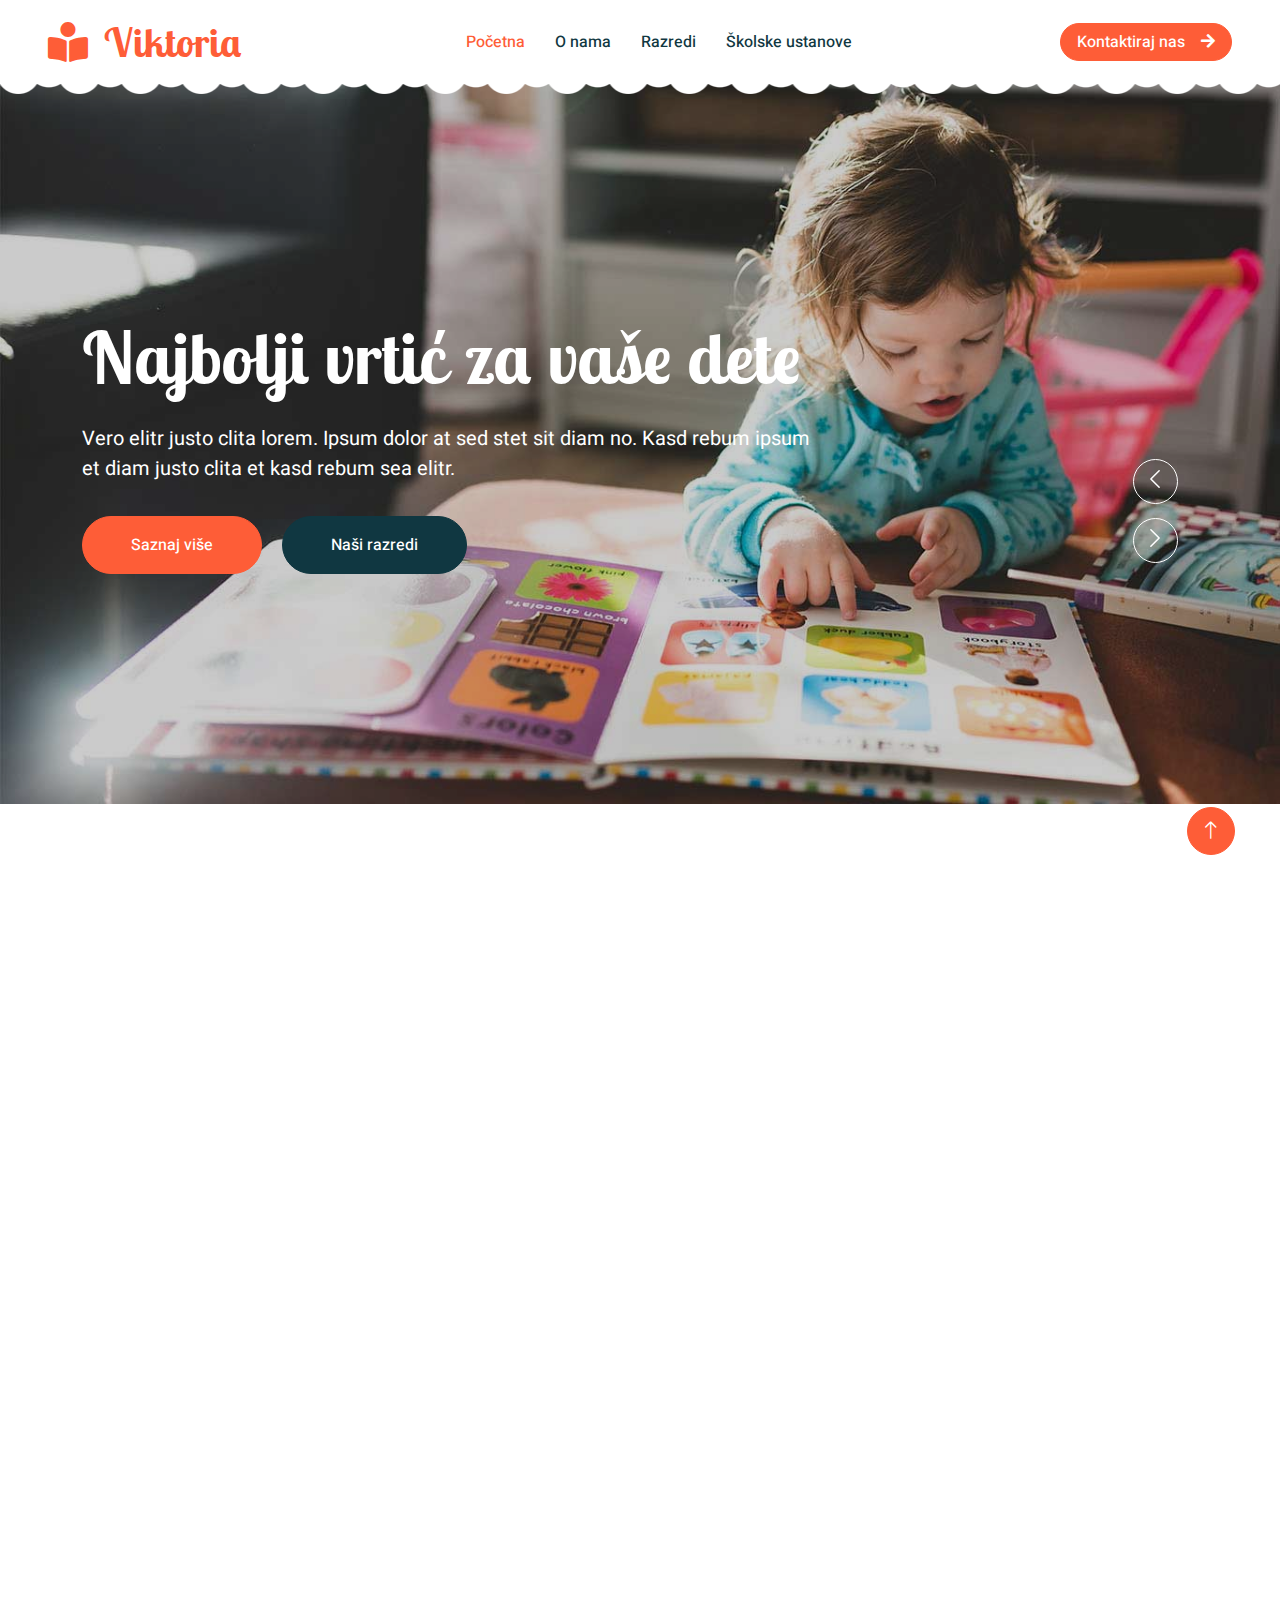
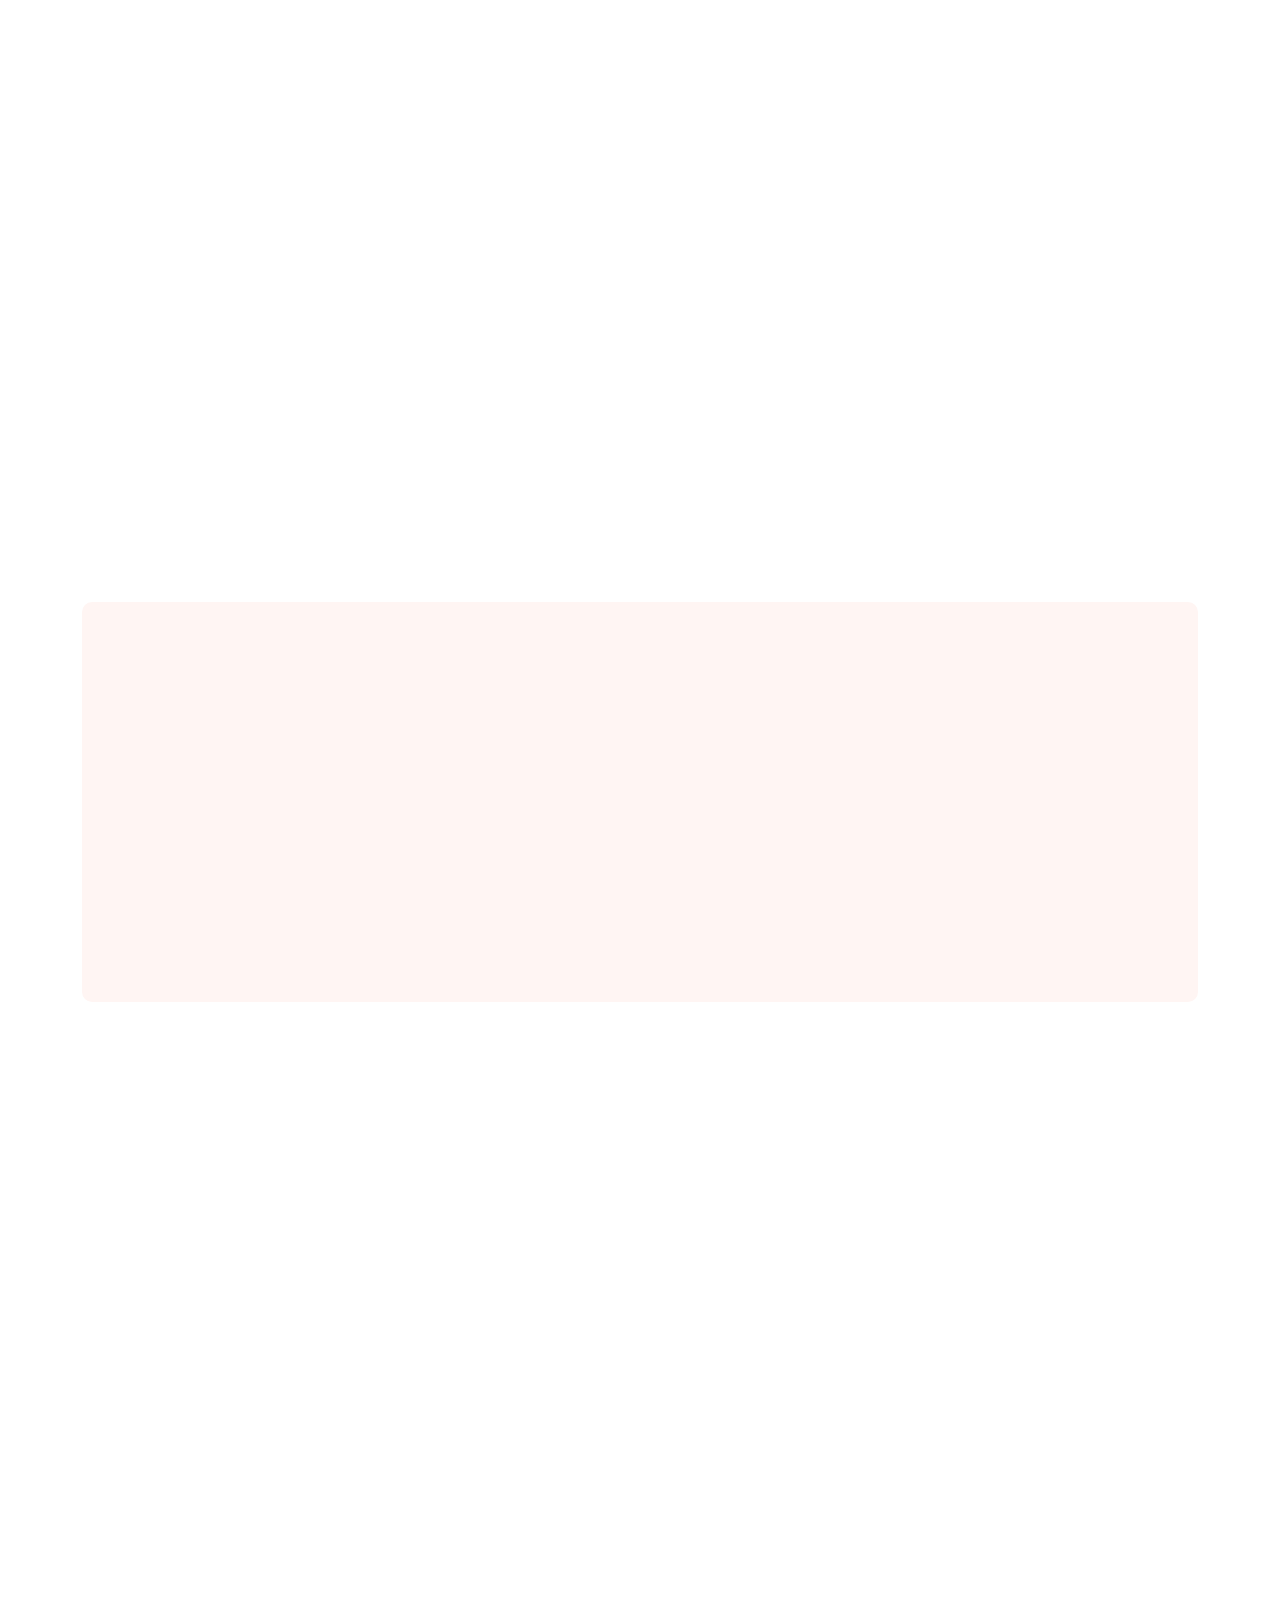
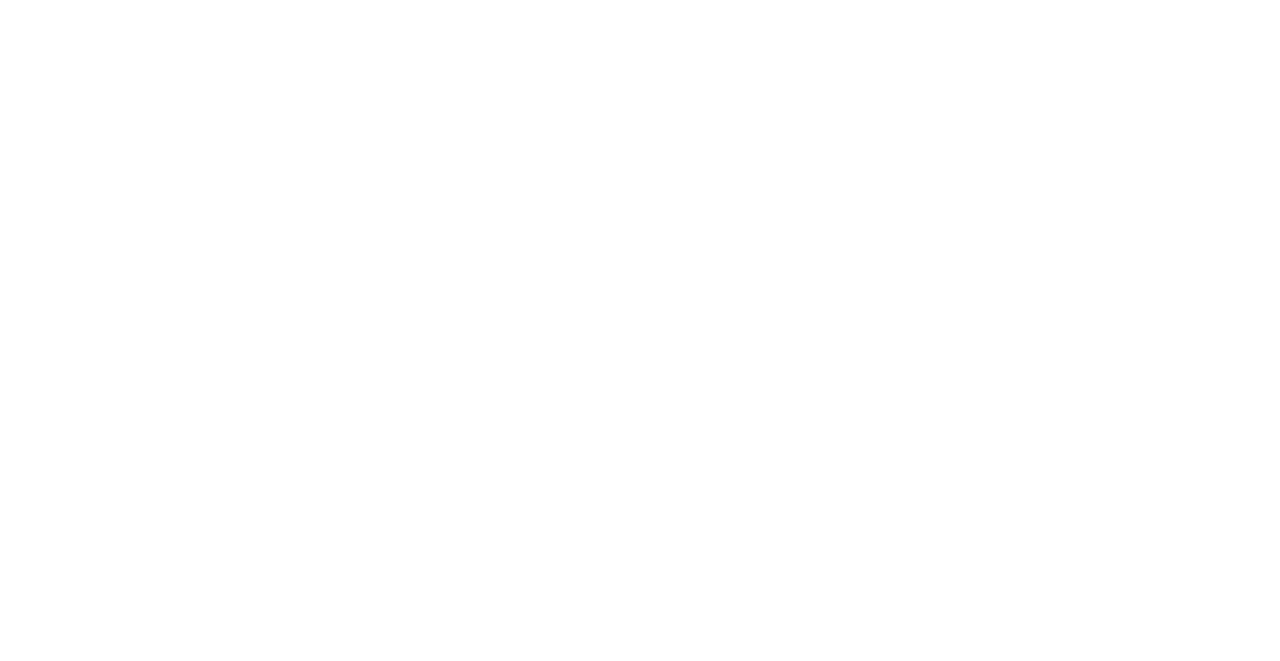
<file: index.html>
<!DOCTYPE html>
<html lang="sr">

<head>
    <meta charset="utf-8">
    <title>Viktoria</title>
    <meta content="width=device-width, initial-scale=1.0" name="viewport">
    <meta content="" name="keywords">
    <meta content="" name="description">

    <!-- Favicon -->
    <link href="img/favicon.ico" rel="icon">

    <!-- Google Web Fonts -->
    <link rel="preconnect" href="https://fonts.googleapis.com">
    <link rel="preconnect" href="https://fonts.gstatic.com" crossorigin>
    <link
        href="https://fonts.googleapis.com/css2?family=Heebo:wght@400;500;600&family=Inter:wght@600&family=Lobster+Two:wght@700&display=swap"
        rel="stylesheet">
    <link
        href="https://fonts.googleapis.com/css2?family=Caveat:wght@700&family=Noto+Sans+Display:wght@700&display=swap&subset=cyrillic"
        rel="stylesheet">

    <!-- Icon Font Stylesheet -->
    <link href="https://cdnjs.cloudflare.com/ajax/libs/font-awesome/5.10.0/css/all.min.css" rel="stylesheet">
    <link href="https://cdn.jsdelivr.net/npm/bootstrap-icons@1.4.1/font/bootstrap-icons.css" rel="stylesheet">

    <!-- Libraries Stylesheet -->
    <link href="lib/animate/animate.min.css" rel="stylesheet">
    <link href="lib/owlcarousel/assets/owl.carousel.min.css" rel="stylesheet">

    <!-- Customized Bootstrap Stylesheet -->
    <link href="css/bootstrap.min.css" rel="stylesheet">

    <!-- Template Stylesheet -->
    <link href="css/style.css" rel="stylesheet">
</head>

<body>
    <div class="container-xxl bg-white p-0">
        <!-- Spinner Start -->
        <div id="spinner"
            class="show bg-white position-fixed translate-middle w-100 vh-100 top-50 start-50 d-flex align-items-center justify-content-center">
            <div class="spinner-border text-primary" style="width: 3rem; height: 3rem;" role="status">
                <span class="sr-only">Učitavanje...</span>
            </div>
        </div>
        <!-- Spinner End -->


        <!-- Navbar Start -->
        <nav class="navbar navbar-expand-lg bg-white navbar-light sticky-top px-4 px-lg-5 py-lg-0">
            <a href="index.html" class="navbar-brand">
                <h1 class="m-0 text-primary"><i class="fa fa-book-reader me-3"></i>Viktoria</h1>
            </a>
            <button type="button" class="navbar-toggler" data-bs-toggle="collapse" data-bs-target="#navbarCollapse">
                <span class="navbar-toggler-icon"></span>
            </button>
            <div class="collapse navbar-collapse" id="navbarCollapse">
                <div class="navbar-nav mx-auto">
                    <a href="index.html" class="nav-item nav-link active">Početna</a>
                    <a href="about.html" class="nav-item nav-link">O nama</a>
                    <a href="classes.html" class="nav-item nav-link">Razredi</a>
                    <a href="facility.html" class="nav-item nav-link">Školske ustanove</a>
                </div>
                <a href="contact.html" class="btn btn-primary rounded-pill px-3">Kontaktiraj nas<i
                        class="fa fa-arrow-right ms-3"></i></a>
            </div>
        </nav>
        <!-- Navbar End -->


        <!-- Carousel Start -->
        <div class="container-fluid p-0 mb-5">
            <div class="owl-carousel header-carousel position-relative">
                <div class="owl-carousel-item position-relative">
                    <img class="img-fluid" src="img/carousel-1.jpg" alt="">
                    <div class="position-absolute top-0 start-0 w-100 h-100 d-flex align-items-center"
                        style="background: rgba(0, 0, 0, .2);">
                        <div class="container">
                            <div class="row justify-content-start">
                                <div class="col-10 col-lg-8">
                                    <h1 class="display-2 text-white animated slideInDown mb-4">Najbolji vrtić za vaše
                                        dete</h1>
                                    <p class="fs-5 fw-medium text-white mb-4 pb-2">Vero elitr justo clita lorem. Ipsum
                                        dolor at sed stet sit diam no. Kasd rebum ipsum et diam justo clita et kasd
                                        rebum sea elitr.</p>
                                    <a href=""
                                        class="btn btn-primary rounded-pill py-sm-3 px-sm-5 me-3 animated slideInLeft">Saznaj
                                        više</a>
                                    <a href=""
                                        class="btn btn-dark rounded-pill py-sm-3 px-sm-5 animated slideInRight">Naši
                                        razredi</a>
                                </div>
                            </div>
                        </div>
                    </div>
                </div>
                <div class="owl-carousel-item position-relative">
                    <img class="img-fluid" src="img/carousel-2.jpg" alt="">
                    <div class="position-absolute top-0 start-0 w-100 h-100 d-flex align-items-center"
                        style="background: rgba(0, 0, 0, .2);">
                        <div class="container">
                            <div class="row justify-content-start">
                                <div class="col-10 col-lg-8">
                                    <h1 class="display-2 text-white animated slideInDown mb-4">Napravite svetliju
                                        budućnost
                                        za vaše dete</h1>
                                    <p class="fs-5 fw-medium text-white mb-4 pb-2">Vero elitr justo clita lorem. Ipsum
                                        dolor at sed stet sit diam no. Kasd rebum ipsum et diam justo clita et kasd
                                        rebum sea elitr.</p>
                                    <a href=""
                                        class="btn btn-primary rounded-pill py-sm-3 px-sm-5 me-3 animated slideInLeft">Saznaj
                                        više</a>
                                    <a href=""
                                        class="btn btn-dark rounded-pill py-sm-3 px-sm-5 animated slideInRight">Naši
                                        razredi</a>
                                </div>
                            </div>
                        </div>
                    </div>
                </div>
            </div>
        </div>
        <!-- Carousel End -->


        <!-- Facilities Start -->
        <div class="container-xxl py-5">
            <div class="container">
                <div class="text-center mx-auto mb-5 wow fadeInUp" data-wow-delay="0.1s" style="max-width: 600px;">
                    <h1 class="mb-3">Školske ustanove</h1>
                    <p>Eirmod sed ipsum dolor sit rebum labore magna erat. Privremeno ut bol lorem kasd vero ipsum sedi
                        eirmod sedi. Ipsum dijam justo sed rebum vero bol duo.</p>
                </div>
                <div class="row g-4">
                    <div class="col-lg-3 col-sm-6 wow fadeInUp" data-wow-delay="0.1s">
                        <div class="facility-item">
                            <div class="facility-icon bg-primary">
                                <span class="bg-primary"></span>
                                <i class="fa fa-bus-alt fa-3x text-primary"></i>
                                <span class="bg-primary"></span>
                            </div>
                            <div class="facility-text bg-primary">
                                <h3 class="text-primary mb-3">Školski autobus</h3>
                                <p class="mb-0">Eirmod sed ipsum dolor sit rebum magna erat lorem kasd vero ipsum sedi
                                </p>
                            </div>
                        </div>
                    </div>
                    <div class="col-lg-3 col-sm-6 wow fadeInUp" data-wow-delay="0.3s">
                        <div class="facility-item">
                            <div class="facility-icon bg-success">
                                <span class="bg-success"></span>
                                <i class="fa fa-futbol fa-3x text-success"></i>
                                <span class="bg-success"></span>
                            </div>
                            <div class="facility-text bg-success">
                                <h3 class="text-success mb-3">Igralište</h3>
                                <p class="mb-0">Eirmod sed ipsum dolor sit rebum magna erat lorem kasd vero ipsum sedi
                                </p>
                            </div>
                        </div>
                    </div>
                    <div class="col-lg-3 col-sm-6 wow fadeInUp" data-wow-delay="0.5s">
                        <div class="facility-item">
                            <div class="facility-icon bg-warning">
                                <span class="bg-warning"></span>
                                <i class="fa fa-home fa-3x text-warning"></i>
                                <span class="bg-warning"></span>
                            </div>
                            <div class="facility-text bg-warning">
                                <h3 class="text-warning mb-3">Zdrava menza</h3>
                                <p class="mb-0">Eirmod sed ipsum dolor sit rebum magna erat lorem kasd vero ipsum sedi
                                </p>
                            </div>
                        </div>
                    </div>
                    <div class="col-lg-3 col-sm-6 wow fadeInUp" data-wow-delay="0.7s">
                        <div class="facility-item">
                            <div class="facility-icon bg-info">
                                <span class="bg-info"></span>
                                <i class="fa fa-chalkboard-teacher fa-3x text-info"></i>
                                <span class="bg-info"></span>
                            </div>
                            <div class="facility-text bg-info">
                                <h3 class="text-info mb-3">Pozitivno učenje</h3>
                                <p class="mb-0">Eirmod sed ipsum dolor sit rebum magna erat lorem kasd vero ipsum sedi
                                </p>
                            </div>
                        </div>
                    </div>
                </div>
            </div>
        </div>
        <!-- Facilities End -->


        <!-- About Start -->
        <div class="container-xxl py-5">
            <div class="container">
                <div class="row g-5 align-items-center">
                    <div class="col-lg-6 wow fadeInUp" data-wow-delay="0.1s">
                        <h1 class="mb-4">Saznajte više o našem radu i kulturnim aktivnostima</h1>
                        <p>Tempor erat elitr rebum at clita. Diam dolor diam ipsum sit. Aliqu diam amet diam et eos.
                            Clita erat ipsum et lorem et sit, sed stet lorem sit clita duo justo magna dolore erat amet
                        </p>
                        <p class="mb-4">Stet no et lorem dolor et diam, amet duo ut dolore vero eos. No stet est diam
                            rebum amet diam ipsum. Clita clita labore, dolor duo nonumy clita sit at, sed sit sanctus
                            dolor eos, ipsum labore duo duo sit no sea diam. Et dolor et kasd ea. Eirmod diam at dolor
                            est vero nonumy magna.</p>
                        <div class="row g-4 align-items-center">
                            <div class="col-sm-6">
                                <a class="btn btn-primary rounded-pill py-3 px-5" href="">Saznajte više</a>
                            </div>
                            <div class="col-sm-6">
                                <div class="d-flex align-items-center">
                                    <img class="rounded-circle flex-shrink-0" src="img/user.jpg" alt=""
                                        style="width: 45px; height: 45px;">
                                    <div class="ms-3">
                                        <h6 class="text-primary mb-1">Jhon Doe</h6>
                                        <small>Direktor & Osnivač</small>
                                    </div>
                                </div>
                            </div>
                        </div>
                    </div>
                    <div class="col-lg-6 about-img wow fadeInUp" data-wow-delay="0.5s">
                        <div class="row">
                            <div class="col-12 text-center">
                                <img class="img-fluid w-75 rounded-circle bg-light p-3" src="img/about-1.jpg" alt="">
                            </div>
                            <div class="col-6 text-start" style="margin-top: -150px;">
                                <img class="img-fluid w-100 rounded-circle bg-light p-3" src="img/about-2.jpg" alt="">
                            </div>
                            <div class="col-6 text-end" style="margin-top: -150px;">
                                <img class="img-fluid w-100 rounded-circle bg-light p-3" src="img/about-3.jpg" alt="">
                            </div>
                        </div>
                    </div>
                </div>
            </div>
        </div>
        <!-- About End -->


        <!-- Call To Action Start -->
        <div class="container-xxl py-5">
            <div class="container">
                <div class="bg-light rounded">
                    <div class="row g-0">
                        <div class="col-lg-6 wow fadeIn" data-wow-delay="0.1s" style="min-height: 400px;">
                            <div class="position-relative h-100">
                                <img class="position-absolute w-100 h-100 rounded" src="img/call-to-action.jpg"
                                    style="object-fit: cover;">
                            </div>
                        </div>
                        <div class="col-lg-6 wow fadeIn" data-wow-delay="0.5s">
                            <div class="h-100 d-flex flex-column justify-content-center p-5">
                                <h1 class="mb-4">Postanite učitelj</h1>
                                <p class="mb-4">Tempor erat elitr rebum at clita. Diam dolor diam ipsum sit. Aliqu diam
                                    amet diam et eos.
                                    Clita erat ipsum et lorem et sit, sed stet lorem sit clita duo justo magna dolore
                                    erat amet
                                </p>
                                <a class="btn btn-primary py-3 px-5" href="">Započnite sada<i
                                        class="fa fa-arrow-right ms-2"></i></a>
                            </div>
                        </div>
                    </div>
                </div>
            </div>
        </div>
        <!-- Call To Action End -->


        <!-- Classes Start -->
        <div class="container-xxl py-5">
            <div class="container">
                <div class="text-center mx-auto mb-5 wow fadeInUp" data-wow-delay="0.1s" style="max-width: 600px;">
                    <h1 class="mb-3">Školski razredi</h1>
                    <p>Eirmod sed ipsum dolor sit rebum labore magna erat. Privremeno ut bol lorem kasd vero ipsum sedi
                        eirmod sedi. Ipsum dijam justo sed rebum vero bol duo.</p>
                </div>
                <div class="row g-4">
                    <!-- Ovde idu razredi -->
                </div>
            </div>
        </div>
        <!-- Classes End -->

        <!-- Team Start -->
        <div class="container-xxl py-5">
            <div class="container">
                <div class="text-center mx-auto mb-5 wow fadeInUp" data-wow-delay="0.1s" style="max-width: 600px;">
                    <h1 class="mb-3">Popularni učitelji</h1>
                    <p>Eirmod sed ipsum dolor sit rebum labore magna erat. Privremeno ut bol lorem kasd vero ipsum sedi
                        eirmod sedi. Ipsum dijam justo sed rebum vero bol duo.</p>
                </div>
                <div class="row g-4">
                    <!-- Ovde idu učitelji -->
                </div>
            </div>
        </div>
        <!-- Team End -->

        <!-- Testimonial Start -->
        <div class="container-xxl py-5">
            <div class="container">
                <div class="text-center mx-auto mb-5 wow fadeInUp" data-wow-delay="0.1s" style="max-width: 600px;">
                    <h1 class="mb-3">Naši klijenti kažu!</h1>
                    <p>Eirmod sed ipsum dolor sit rebum labore magna erat. Privremeno ut bol lorem kasd vero ipsum sedi
                        eirmod sedi. Ipsum dijam justo sed rebum vero bol duo.</p>
                </div>
                <div class="owl-carousel testimonial-carousel wow fadeInUp" data-wow-delay="0.1s">
                    <!-- Ovde idu utisci -->
                </div>
            </div>
        </div>
        <!-- Testimonial End -->


        <!-- Footer Start -->
        <div class="container-fluid bg-dark text-white-50 footer pt-5 mt-5 wow fadeIn" data-wow-delay="0.1s">
            <div class="container py-5">
                <div class="row g-5">
                    <div class="col-lg-3 col-md-6">
                        <h3 class="text-white mb-4">Kontakt</h3>
                        <p class="mb-2"><i class="fa fa-map-marker-alt me-3"></i>123 Ulica, Novi Sad, Srbija</p>
                        <p class="mb-2"><i class="fa fa-phone-alt me-3"></i>+381 21 1234567</p>
                        <p class="mb-2"><i class="fa fa-envelope me-3"></i>info@primer.rs</p>
                        <div class="d-flex pt-2">
                            <a class="btn btn-outline-light btn-social" href=""><i class="fab fa-twitter"></i></a>
                            <a class="btn btn-outline-light btn-social" href=""><i class="fab fa-facebook-f"></i></a>
                            <a class="btn btn-outline-light btn-social" href=""><i class="fab fa-youtube"></i></a>
                            <a class="btn btn-outline-light btn-social" href=""><i class="fab fa-linkedin-in"></i></a>
                        </div>
                    </div>
                    <div class="col-lg-3 col-md-6">
                        <h3 class="text-white mb-4">Brzi linkovi</h3>
                        <a class="btn btn-link text-white-50" href="">O nama</a>
                        <a class="btn btn-link text-white-50" href="">Kontakt</a>
                        <a class="btn btn-link text-white-50" href="">Naše usluge</a>
                        <a class="btn btn-link text-white-50" href="">Politika privatnosti</a>
                        <a class="btn btn-link text-white-50" href="">Uslovi korišćenja</a>
                    </div>
                    <div class="col-lg-3 col-md-6">
                        <h3 class="text-white mb-4">Galerija</h3>
                        <div class="row g-2 pt-2">
                            <div class="col-4">
                                <img class="img-fluid rounded bg-light p-1" src="img/classes-1.jpg" alt="">
                            </div>
                            <div class="col-4">
                                <img class="img-fluid rounded bg-light p-1" src="img/classes-2.jpg" alt="">
                            </div>
                            <div class="col-4">
                                <img class="img-fluid rounded bg-light p-1" src="img/classes-3.jpg" alt="">
                            </div>
                            <div class="col-4">
                                <img class="img-fluid rounded bg-light p-1" src="img/classes-4.jpg" alt="">
                            </div>
                            <div class="col-4">
                                <img class="img-fluid rounded bg-light p-1" src="img/classes-5.jpg" alt="">
                            </div>
                            <div class="col-4">
                                <img class="img-fluid rounded bg-light p-1" src="img/classes-6.jpg" alt="">
                            </div>
                        </div>
                    </div>
                    <div class="col-lg-3 col-md-6">
                        <h3 class="text-white mb-4">Newsletter</h3>
                        <p>Prijavite se za najnovije vesti i informacije.</p>
                        <div class="position-relative mx-auto" style="max-width: 400px;">
                            <input class="form-control bg-transparent w-100 py-3 ps-4 pe-5" type="text"
                                placeholder="Vaš email">
                            <button type="button"
                                class="btn btn-primary py-2 position-absolute top-0 end-0 mt-2 me-2">Prijavi se</button>
                        </div>
                    </div>
                </div>
            </div>
            <div class="container">
                <div class="copyright">
                    <div class="row">
                        <div class="col-md-6 text-center text-md-start mb-3 mb-md-0">
                            &copy; <a class="border-bottom" href="#">Viktoria</a>, Sva prava zadržana.
                            Dizajnirao <a class="border-bottom" href="https://htmlcodex.com">HTML Codex</a>
                        </div>
                        <div class="col-md-6 text-center text-md-end">
                            <div class="footer-menu">
                                <a href="">Početna</a>
                                <a href="">Kolačići</a>
                                <a href="">Pomoć</a>
                                <a href="">FAQ</a>
                            </div>
                        </div>
                    </div>
                </div>
            </div>
        </div>
        <!-- Footer End -->


        <!-- Back to Top -->
        <a href="#" class="btn btn-lg btn-primary btn-lg-square back-to-top"><i class="bi bi-arrow-up"></i></a>
    </div>

    <!-- JavaScript Libraries -->
    <script src="https://code.jquery.com/jquery-3.4.1.min.js"></script>
    <script src="https://cdn.jsdelivr.net/npm/bootstrap@5.0.0/dist/js/bootstrap.bundle.min.js"></script>
    <script src="lib/wow/wow.min.js"></script>
    <script src="lib/easing/easing.min.js"></script>
    <script src="lib/waypoints/waypoints.min.js"></script>
    <script src="lib/owlcarousel/owl.carousel.min.js"></script>

    <!-- Template Javascript -->
    <script src="js/main.js"></script>
</body>

</html>
</file>
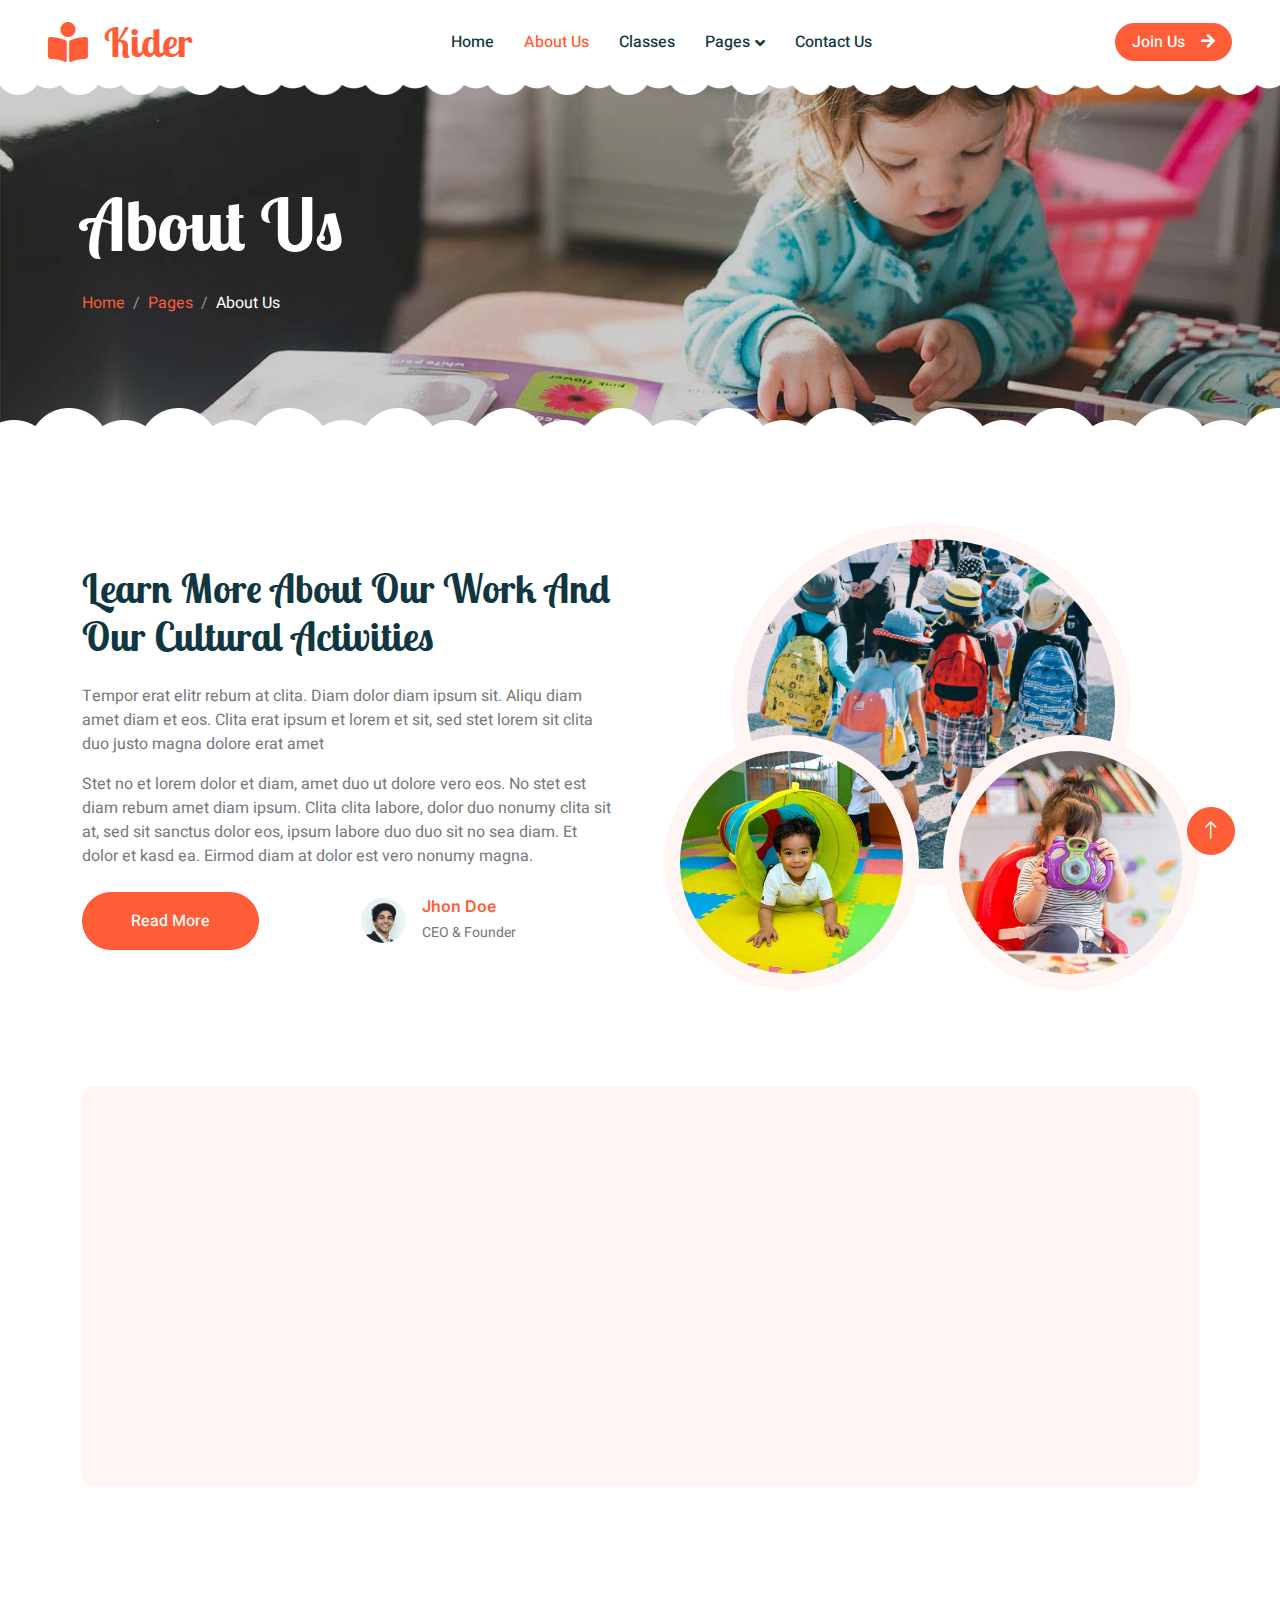
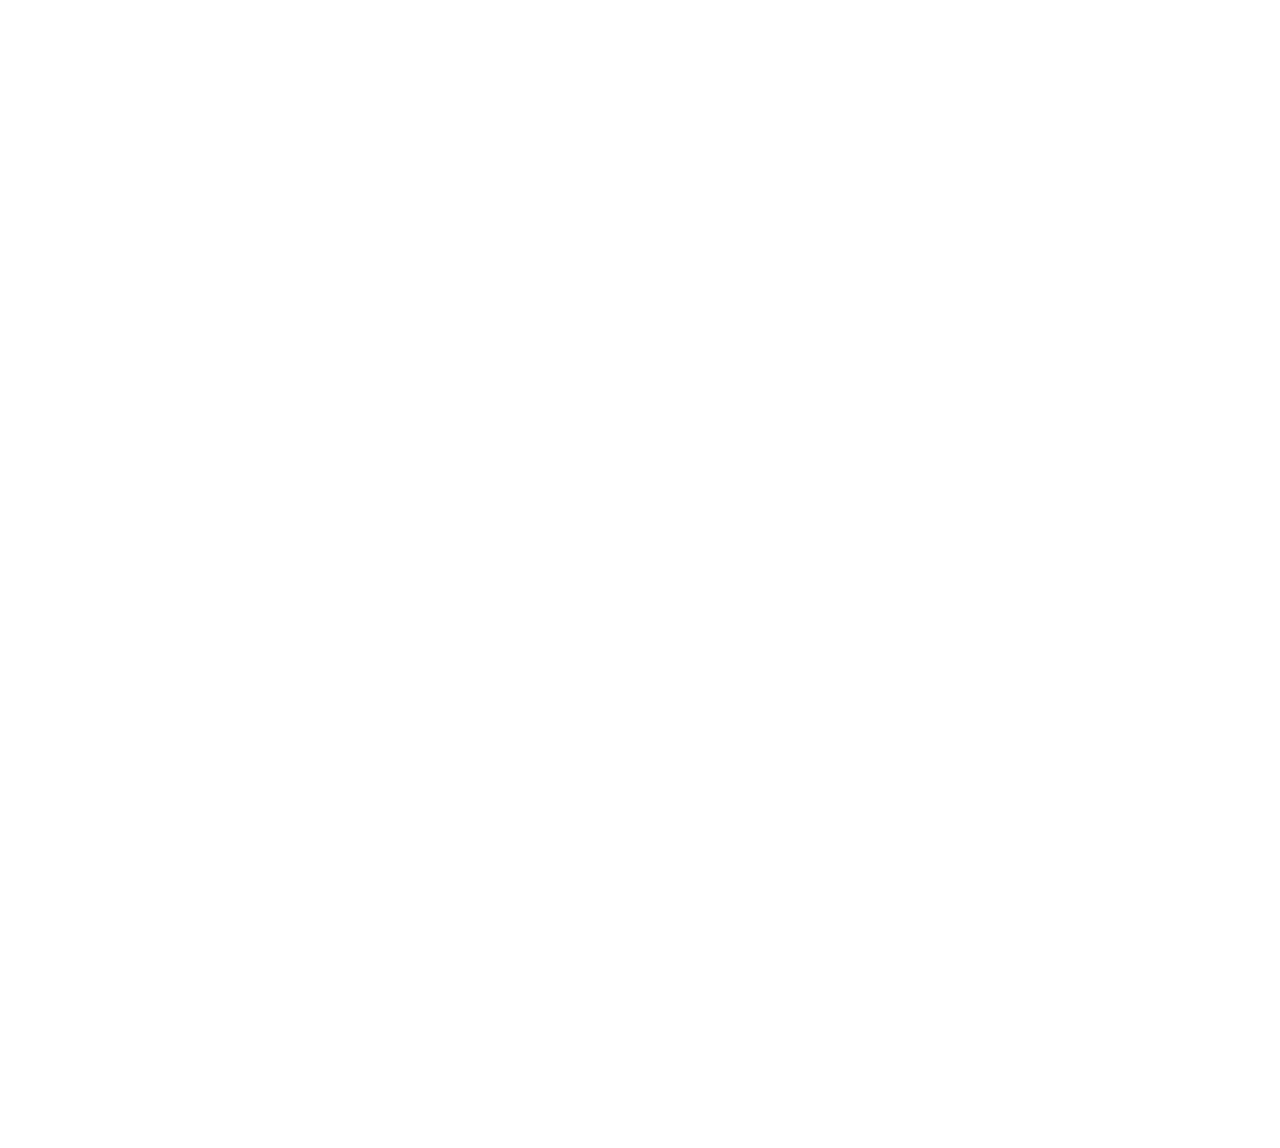
<file: about.html>
<!DOCTYPE html>
<html lang="en">

<head>
    <meta charset="utf-8">
    <title>Kider - Preschool Website Template</title>
    <meta content="width=device-width, initial-scale=1.0" name="viewport">
    <meta content="" name="keywords">
    <meta content="" name="description">

    <!-- Favicon -->
    <link href="img/favicon.ico" rel="icon">

    <!-- Google Web Fonts -->
    <link rel="preconnect" href="https://fonts.googleapis.com">
    <link rel="preconnect" href="https://fonts.gstatic.com" crossorigin>
    <link href="https://fonts.googleapis.com/css2?family=Heebo:wght@400;500;600&family=Inter:wght@600&family=Lobster+Two:wght@700&display=swap" rel="stylesheet">
    
    <!-- Icon Font Stylesheet -->
    <link href="https://cdnjs.cloudflare.com/ajax/libs/font-awesome/5.10.0/css/all.min.css" rel="stylesheet">
    <link href="https://cdn.jsdelivr.net/npm/bootstrap-icons@1.4.1/font/bootstrap-icons.css" rel="stylesheet">

    <!-- Libraries Stylesheet -->
    <link href="lib/animate/animate.min.css" rel="stylesheet">
    <link href="lib/owlcarousel/assets/owl.carousel.min.css" rel="stylesheet">

    <!-- Customized Bootstrap Stylesheet -->
    <link href="css/bootstrap.min.css" rel="stylesheet">

    <!-- Template Stylesheet -->
    <link href="css/style.css" rel="stylesheet">
</head>

<body>
    <div class="container-xxl bg-white p-0">
        <!-- Spinner Start -->
        <div id="spinner" class="show bg-white position-fixed translate-middle w-100 vh-100 top-50 start-50 d-flex align-items-center justify-content-center">
            <div class="spinner-border text-primary" style="width: 3rem; height: 3rem;" role="status">
                <span class="sr-only">Loading...</span>
            </div>
        </div>
        <!-- Spinner End -->


        <!-- Navbar Start -->
        <nav class="navbar navbar-expand-lg bg-white navbar-light sticky-top px-4 px-lg-5 py-lg-0">
            <a href="index.html" class="navbar-brand">
                <h1 class="m-0 text-primary"><i class="fa fa-book-reader me-3"></i>Kider</h1>
            </a>
            <button type="button" class="navbar-toggler" data-bs-toggle="collapse" data-bs-target="#navbarCollapse">
                <span class="navbar-toggler-icon"></span>
            </button>
            <div class="collapse navbar-collapse" id="navbarCollapse">
                <div class="navbar-nav mx-auto">
                    <a href="index.html" class="nav-item nav-link">Home</a>
                    <a href="about.html" class="nav-item nav-link active">About Us</a>
                    <a href="classes.html" class="nav-item nav-link">Classes</a>
                    <div class="nav-item dropdown">
                        <a href="#" class="nav-link dropdown-toggle" data-bs-toggle="dropdown">Pages</a>
                        <div class="dropdown-menu rounded-0 rounded-bottom border-0 shadow-sm m-0">
                            <a href="facility.html" class="dropdown-item">School Facilities</a>
                            <a href="team.html" class="dropdown-item">Popular Teachers</a>
                            <a href="call-to-action.html" class="dropdown-item">Become A Teachers</a>
                            <a href="appointment.html" class="dropdown-item">Make Appointment</a>
                            <a href="testimonial.html" class="dropdown-item">Testimonial</a>
                            <a href="404.html" class="dropdown-item">404 Error</a>
                        </div>
                    </div>
                    <a href="contact.html" class="nav-item nav-link">Contact Us</a>
                </div>
                <a href="" class="btn btn-primary rounded-pill px-3 d-none d-lg-block">Join Us<i class="fa fa-arrow-right ms-3"></i></a>
            </div>
        </nav>
        <!-- Navbar End -->


        <!-- Page Header End -->
        <div class="container-xxl py-5 page-header position-relative mb-5">
            <div class="container py-5">
                <h1 class="display-2 text-white animated slideInDown mb-4">About Us</h1>
                <nav aria-label="breadcrumb animated slideInDown">
                    <ol class="breadcrumb">
                        <li class="breadcrumb-item"><a href="#">Home</a></li>
                        <li class="breadcrumb-item"><a href="#">Pages</a></li>
                        <li class="breadcrumb-item text-white active" aria-current="page">About Us</li>
                    </ol>
                </nav>
            </div>
        </div>
        <!-- Page Header End -->


        <!-- About Start -->
        <div class="container-xxl py-5">
            <div class="container">
                <div class="row g-5 align-items-center">
                    <div class="col-lg-6 wow fadeInUp" data-wow-delay="0.1s">
                        <h1 class="mb-4">Learn More About Our Work And Our Cultural Activities</h1>
                        <p>Tempor erat elitr rebum at clita. Diam dolor diam ipsum sit. Aliqu diam amet diam et eos. Clita erat ipsum et lorem et sit, sed stet lorem sit clita duo justo magna dolore erat amet</p>
                        <p class="mb-4">Stet no et lorem dolor et diam, amet duo ut dolore vero eos. No stet est diam rebum amet diam ipsum. Clita clita labore, dolor duo nonumy clita sit at, sed sit sanctus dolor eos, ipsum labore duo duo sit no sea diam. Et dolor et kasd ea. Eirmod diam at dolor est vero nonumy magna.</p>
                        <div class="row g-4 align-items-center">
                            <div class="col-sm-6">
                                <a class="btn btn-primary rounded-pill py-3 px-5" href="">Read More</a>
                            </div>
                            <div class="col-sm-6">
                                <div class="d-flex align-items-center">
                                    <img class="rounded-circle flex-shrink-0" src="img/user.jpg" alt="" style="width: 45px; height: 45px;">
                                    <div class="ms-3">
                                        <h6 class="text-primary mb-1">Jhon Doe</h6>
                                        <small>CEO & Founder</small>
                                    </div>
                                </div>
                            </div>
                        </div>
                    </div>
                    <div class="col-lg-6 about-img wow fadeInUp" data-wow-delay="0.5s">
                        <div class="row">
                            <div class="col-12 text-center">
                                <img class="img-fluid w-75 rounded-circle bg-light p-3" src="img/about-1.jpg" alt="">
                            </div>
                            <div class="col-6 text-start" style="margin-top: -150px;">
                                <img class="img-fluid w-100 rounded-circle bg-light p-3" src="img/about-2.jpg" alt="">
                            </div>
                            <div class="col-6 text-end" style="margin-top: -150px;">
                                <img class="img-fluid w-100 rounded-circle bg-light p-3" src="img/about-3.jpg" alt="">
                            </div>
                        </div>
                    </div>
                </div>
            </div>
        </div>
        <!-- About End -->


        <!-- Call To Action Start -->
        <div class="container-xxl py-5">
            <div class="container">
                <div class="bg-light rounded">
                    <div class="row g-0">
                        <div class="col-lg-6 wow fadeIn" data-wow-delay="0.1s" style="min-height: 400px;">
                            <div class="position-relative h-100">
                                <img class="position-absolute w-100 h-100 rounded" src="img/call-to-action.jpg" style="object-fit: cover;">
                            </div>
                        </div>
                        <div class="col-lg-6 wow fadeIn" data-wow-delay="0.5s">
                            <div class="h-100 d-flex flex-column justify-content-center p-5">
                                <h1 class="mb-4">Become A Teacher</h1>
                                <p class="mb-4">Tempor erat elitr rebum at clita. Diam dolor diam ipsum sit. Aliqu diam amet diam et eos.
                                    Clita erat ipsum et lorem et sit, sed stet lorem sit clita duo justo magna dolore erat amet
                                </p>
                                <a class="btn btn-primary py-3 px-5" href="">Get Started Now<i class="fa fa-arrow-right ms-2"></i></a>
                            </div>
                        </div>
                    </div>
                </div>
            </div>
        </div>
        <!-- Call To Action End -->


        <!-- Team Start -->
        <div class="container-xxl py-5">
            <div class="container">
                <div class="text-center mx-auto mb-5 wow fadeInUp" data-wow-delay="0.1s" style="max-width: 600px;">
                    <h1 class="mb-3">Popular Teachers</h1>
                    <p>Eirmod sed ipsum dolor sit rebum labore magna erat. Tempor ut dolore lorem kasd vero ipsum sit
                        eirmod sit. Ipsum diam justo sed rebum vero dolor duo.</p>
                </div>
                <div class="row g-4">
                    <div class="col-lg-4 col-md-6 wow fadeInUp" data-wow-delay="0.1s">
                        <div class="team-item position-relative">
                            <img class="img-fluid rounded-circle w-75" src="img/team-1.jpg" alt="">
                            <div class="team-text">
                                <h3>Full Name</h3>
                                <p>Designation</p>
                                <div class="d-flex align-items-center">
                                    <a class="btn btn-square btn-primary mx-1" href=""><i class="fab fa-facebook-f"></i></a>
                                    <a class="btn btn-square btn-primary  mx-1" href=""><i class="fab fa-twitter"></i></a>
                                    <a class="btn btn-square btn-primary  mx-1" href=""><i class="fab fa-instagram"></i></a>
                                </div>
                            </div>
                        </div>
                    </div>
                    <div class="col-lg-4 col-md-6 wow fadeInUp" data-wow-delay="0.3s">
                        <div class="team-item position-relative">
                            <img class="img-fluid rounded-circle w-75" src="img/team-2.jpg" alt="">
                            <div class="team-text">
                                <h3>Full Name</h3>
                                <p>Designation</p>
                                <div class="d-flex align-items-center">
                                    <a class="btn btn-square btn-primary mx-1" href=""><i class="fab fa-facebook-f"></i></a>
                                    <a class="btn btn-square btn-primary  mx-1" href=""><i class="fab fa-twitter"></i></a>
                                    <a class="btn btn-square btn-primary  mx-1" href=""><i class="fab fa-instagram"></i></a>
                                </div>
                            </div>
                        </div>
                    </div>
                    <div class="col-lg-4 col-md-6 wow fadeInUp" data-wow-delay="0.5s">
                        <div class="team-item position-relative">
                            <img class="img-fluid rounded-circle w-75" src="img/team-3.jpg" alt="">
                            <div class="team-text">
                                <h3>Full Name</h3>
                                <p>Designation</p>
                                <div class="d-flex align-items-center">
                                    <a class="btn btn-square btn-primary mx-1" href=""><i class="fab fa-facebook-f"></i></a>
                                    <a class="btn btn-square btn-primary  mx-1" href=""><i class="fab fa-twitter"></i></a>
                                    <a class="btn btn-square btn-primary  mx-1" href=""><i class="fab fa-instagram"></i></a>
                                </div>
                            </div>
                        </div>
                    </div>
                </div>
            </div>
        </div>
        <!-- Team End -->


        <!-- Footer Start -->
        <div class="container-fluid bg-dark text-white-50 footer pt-5 mt-5 wow fadeIn" data-wow-delay="0.1s">
            <div class="container py-5">
                <div class="row g-5">
                    <div class="col-lg-3 col-md-6">
                        <h3 class="text-white mb-4">Get In Touch</h3>
                        <p class="mb-2"><i class="fa fa-map-marker-alt me-3"></i>123 Street, New York, USA</p>
                        <p class="mb-2"><i class="fa fa-phone-alt me-3"></i>+012 345 67890</p>
                        <p class="mb-2"><i class="fa fa-envelope me-3"></i>info@example.com</p>
                        <div class="d-flex pt-2">
                            <a class="btn btn-outline-light btn-social" href=""><i class="fab fa-twitter"></i></a>
                            <a class="btn btn-outline-light btn-social" href=""><i class="fab fa-facebook-f"></i></a>
                            <a class="btn btn-outline-light btn-social" href=""><i class="fab fa-youtube"></i></a>
                            <a class="btn btn-outline-light btn-social" href=""><i class="fab fa-linkedin-in"></i></a>
                        </div>
                    </div>
                    <div class="col-lg-3 col-md-6">
                        <h3 class="text-white mb-4">Quick Links</h3>
                        <a class="btn btn-link text-white-50" href="">About Us</a>
                        <a class="btn btn-link text-white-50" href="">Contact Us</a>
                        <a class="btn btn-link text-white-50" href="">Our Services</a>
                        <a class="btn btn-link text-white-50" href="">Privacy Policy</a>
                        <a class="btn btn-link text-white-50" href="">Terms & Condition</a>
                    </div>
                    <div class="col-lg-3 col-md-6">
                        <h3 class="text-white mb-4">Photo Gallery</h3>
                        <div class="row g-2 pt-2">
                            <div class="col-4">
                                <img class="img-fluid rounded bg-light p-1" src="img/classes-1.jpg" alt="">
                            </div>
                            <div class="col-4">
                                <img class="img-fluid rounded bg-light p-1" src="img/classes-2.jpg" alt="">
                            </div>
                            <div class="col-4">
                                <img class="img-fluid rounded bg-light p-1" src="img/classes-3.jpg" alt="">
                            </div>
                            <div class="col-4">
                                <img class="img-fluid rounded bg-light p-1" src="img/classes-4.jpg" alt="">
                            </div>
                            <div class="col-4">
                                <img class="img-fluid rounded bg-light p-1" src="img/classes-5.jpg" alt="">
                            </div>
                            <div class="col-4">
                                <img class="img-fluid rounded bg-light p-1" src="img/classes-6.jpg" alt="">
                            </div>
                        </div>
                    </div>
                    <div class="col-lg-3 col-md-6">
                        <h3 class="text-white mb-4">Newsletter</h3>
                        <p>Dolor amet sit justo amet elitr clita ipsum elitr est.</p>
                        <div class="position-relative mx-auto" style="max-width: 400px;">
                            <input class="form-control bg-transparent w-100 py-3 ps-4 pe-5" type="text" placeholder="Your email">
                            <button type="button" class="btn btn-primary py-2 position-absolute top-0 end-0 mt-2 me-2">SignUp</button>
                        </div>
                    </div>
                </div>
            </div>
            <div class="container">
                <div class="copyright">
                    <div class="row">
                        <div class="col-md-6 text-center text-md-start mb-3 mb-md-0">
                            &copy; <a class="border-bottom" href="#">Your Site Name</a>, All Right Reserved. 
							
							<!--/*** This template is free as long as you keep the footer author’s credit link/attribution link/backlink. If you'd like to use the template without the footer author’s credit link/attribution link/backlink, you can purchase the Credit Removal License from "https://htmlcodex.com/credit-removal". Thank you for your support. ***/-->
							Designed By <a class="border-bottom" href="https://htmlcodex.com">HTML Codex</a>
                        </div>
                        <div class="col-md-6 text-center text-md-end">
                            <div class="footer-menu">
                                <a href="">Home</a>
                                <a href="">Cookies</a>
                                <a href="">Help</a>
                                <a href="">FQAs</a>
                            </div>
                        </div>
                    </div>
                </div>
            </div>
        </div>
        <!-- Footer End -->


        <!-- Back to Top -->
        <a href="#" class="btn btn-lg btn-primary btn-lg-square back-to-top"><i class="bi bi-arrow-up"></i></a>
    </div>

    <!-- JavaScript Libraries -->
    <script src="https://code.jquery.com/jquery-3.4.1.min.js"></script>
    <script src="https://cdn.jsdelivr.net/npm/bootstrap@5.0.0/dist/js/bootstrap.bundle.min.js"></script>
    <script src="lib/wow/wow.min.js"></script>
    <script src="lib/easing/easing.min.js"></script>
    <script src="lib/waypoints/waypoints.min.js"></script>
    <script src="lib/owlcarousel/owl.carousel.min.js"></script>

    <!-- Template Javascript -->
    <script src="js/main.js"></script>
</body>

</html>
</file>
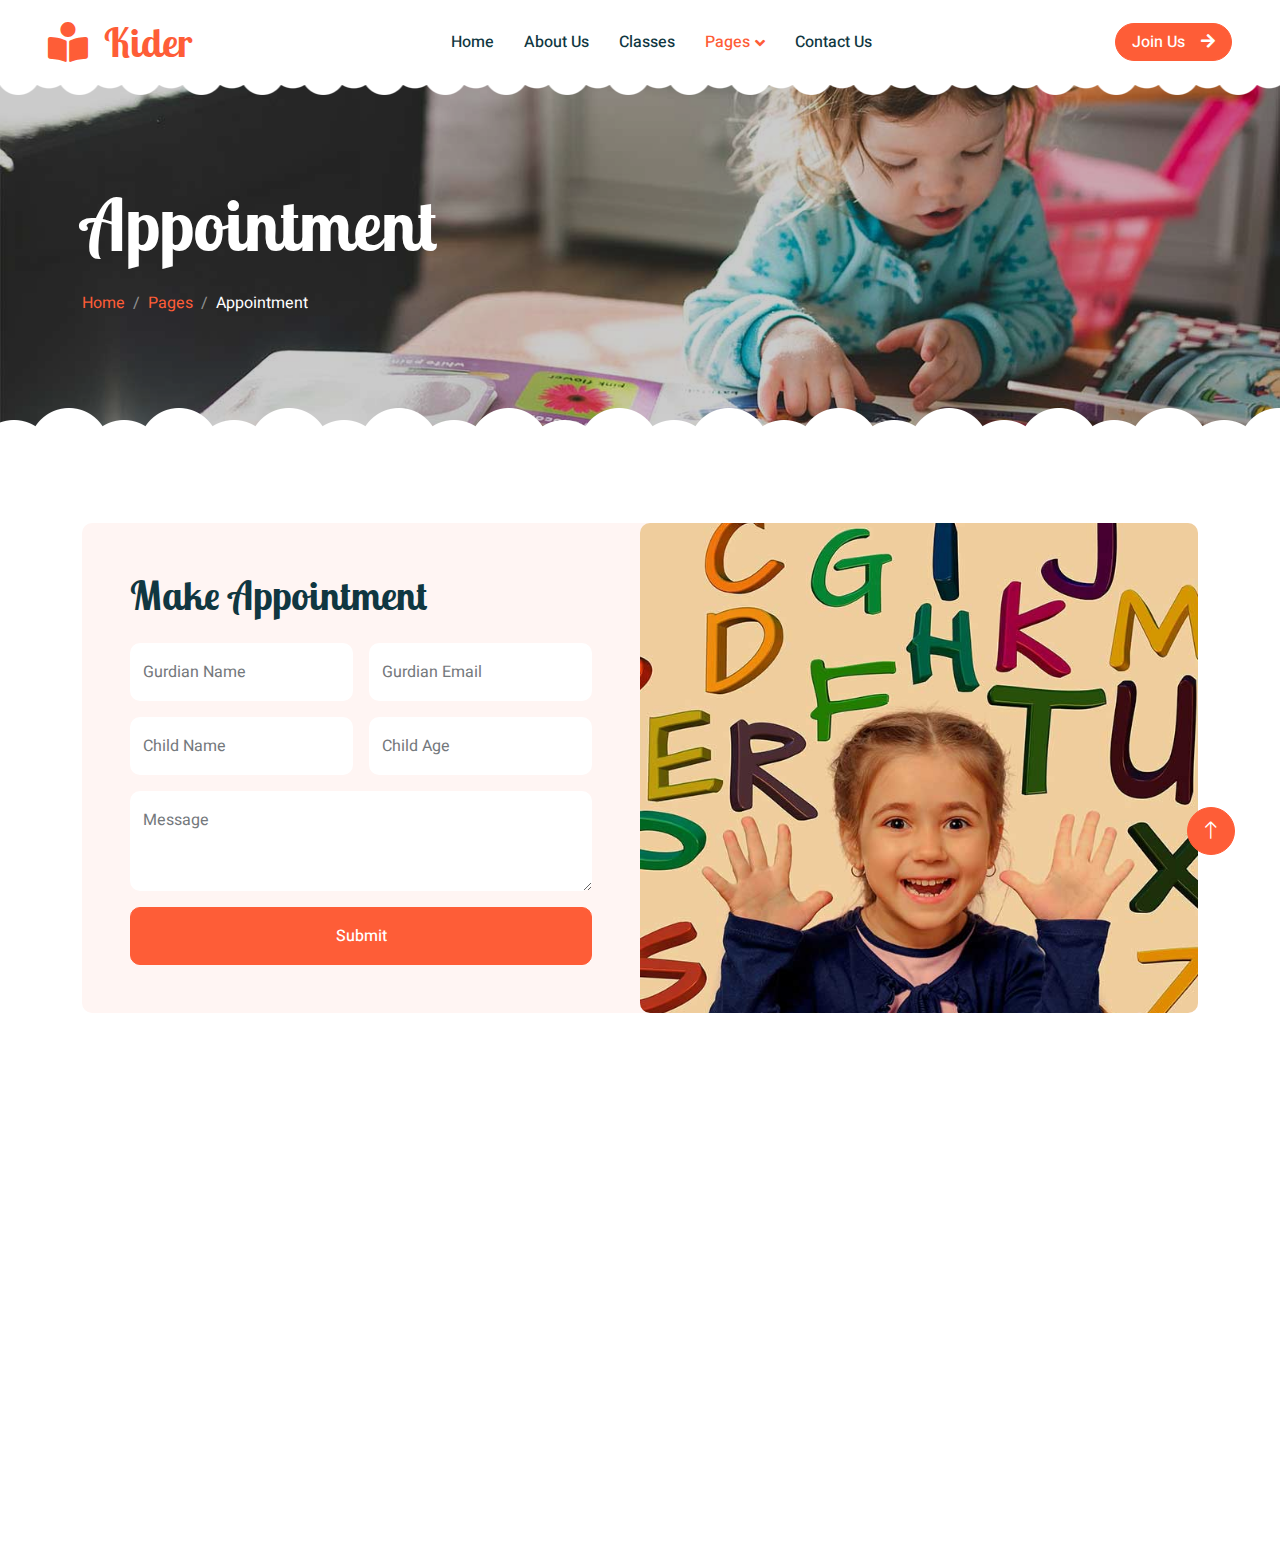
<file: appointment.html>
<!DOCTYPE html>
<html lang="en">

<head>
    <meta charset="utf-8">
    <title>Kider - Preschool Website Template</title>
    <meta content="width=device-width, initial-scale=1.0" name="viewport">
    <meta content="" name="keywords">
    <meta content="" name="description">

    <!-- Favicon -->
    <link href="img/favicon.ico" rel="icon">

    <!-- Google Web Fonts -->
    <link rel="preconnect" href="https://fonts.googleapis.com">
    <link rel="preconnect" href="https://fonts.gstatic.com" crossorigin>
    <link href="https://fonts.googleapis.com/css2?family=Heebo:wght@400;500;600&family=Inter:wght@600&family=Lobster+Two:wght@700&display=swap" rel="stylesheet">
    
    <!-- Icon Font Stylesheet -->
    <link href="https://cdnjs.cloudflare.com/ajax/libs/font-awesome/5.10.0/css/all.min.css" rel="stylesheet">
    <link href="https://cdn.jsdelivr.net/npm/bootstrap-icons@1.4.1/font/bootstrap-icons.css" rel="stylesheet">

    <!-- Libraries Stylesheet -->
    <link href="lib/animate/animate.min.css" rel="stylesheet">
    <link href="lib/owlcarousel/assets/owl.carousel.min.css" rel="stylesheet">

    <!-- Customized Bootstrap Stylesheet -->
    <link href="css/bootstrap.min.css" rel="stylesheet">

    <!-- Template Stylesheet -->
    <link href="css/style.css" rel="stylesheet">
</head>

<body>
    <div class="container-xxl bg-white p-0">
        <!-- Spinner Start -->
        <div id="spinner" class="show bg-white position-fixed translate-middle w-100 vh-100 top-50 start-50 d-flex align-items-center justify-content-center">
            <div class="spinner-border text-primary" style="width: 3rem; height: 3rem;" role="status">
                <span class="sr-only">Loading...</span>
            </div>
        </div>
        <!-- Spinner End -->


        <!-- Navbar Start -->
        <nav class="navbar navbar-expand-lg bg-white navbar-light sticky-top px-4 px-lg-5 py-lg-0">
            <a href="index.html" class="navbar-brand">
                <h1 class="m-0 text-primary"><i class="fa fa-book-reader me-3"></i>Kider</h1>
            </a>
            <button type="button" class="navbar-toggler" data-bs-toggle="collapse" data-bs-target="#navbarCollapse">
                <span class="navbar-toggler-icon"></span>
            </button>
            <div class="collapse navbar-collapse" id="navbarCollapse">
                <div class="navbar-nav mx-auto">
                    <a href="index.html" class="nav-item nav-link">Home</a>
                    <a href="about.html" class="nav-item nav-link">About Us</a>
                    <a href="classes.html" class="nav-item nav-link">Classes</a>
                    <div class="nav-item dropdown">
                        <a href="#" class="nav-link dropdown-toggle active" data-bs-toggle="dropdown">Pages</a>
                        <div class="dropdown-menu rounded-0 rounded-bottom border-0 shadow-sm m-0">
                            <a href="facility.html" class="dropdown-item">School Facilities</a>
                            <a href="team.html" class="dropdown-item">Popular Teachers</a>
                            <a href="call-to-action.html" class="dropdown-item">Become A Teachers</a>
                            <a href="appointment.html" class="dropdown-item active">Make Appointment</a>
                            <a href="testimonial.html" class="dropdown-item">Testimonial</a>
                            <a href="404.html" class="dropdown-item">404 Error</a>
                        </div>
                    </div>
                    <a href="contact.html" class="nav-item nav-link">Contact Us</a>
                </div>
                <a href="" class="btn btn-primary rounded-pill px-3 d-none d-lg-block">Join Us<i class="fa fa-arrow-right ms-3"></i></a>
            </div>
        </nav>
        <!-- Navbar End -->


        <!-- Page Header End -->
        <div class="container-xxl py-5 page-header position-relative mb-5">
            <div class="container py-5">
                <h1 class="display-2 text-white animated slideInDown mb-4">Appointment</h1>
                <nav aria-label="breadcrumb animated slideInDown">
                    <ol class="breadcrumb">
                        <li class="breadcrumb-item"><a href="#">Home</a></li>
                        <li class="breadcrumb-item"><a href="#">Pages</a></li>
                        <li class="breadcrumb-item text-white active" aria-current="page">Appointment</li>
                    </ol>
                </nav>
            </div>
        </div>
        <!-- Page Header End -->


        <!-- Appointment Start -->
        <div class="container-xxl py-5">
            <div class="container">
                <div class="bg-light rounded">
                    <div class="row g-0">
                        <div class="col-lg-6 wow fadeIn" data-wow-delay="0.1s">
                            <div class="h-100 d-flex flex-column justify-content-center p-5">
                                <h1 class="mb-4">Make Appointment</h1>
                                <form>
                                    <div class="row g-3">
                                        <div class="col-sm-6">
                                            <div class="form-floating">
                                                <input type="text" class="form-control border-0" id="gname" placeholder="Gurdian Name">
                                                <label for="gname">Gurdian Name</label>
                                            </div>
                                        </div>
                                        <div class="col-sm-6">
                                            <div class="form-floating">
                                                <input type="email" class="form-control border-0" id="gmail" placeholder="Gurdian Email">
                                                <label for="gmail">Gurdian Email</label>
                                            </div>
                                        </div>
                                        <div class="col-sm-6">
                                            <div class="form-floating">
                                                <input type="text" class="form-control border-0" id="cname" placeholder="Child Name">
                                                <label for="cname">Child Name</label>
                                            </div>
                                        </div>
                                        <div class="col-sm-6">
                                            <div class="form-floating">
                                                <input type="text" class="form-control border-0" id="cage" placeholder="Child Age">
                                                <label for="cage">Child Age</label>
                                            </div>
                                        </div>
                                        <div class="col-12">
                                            <div class="form-floating">
                                                <textarea class="form-control border-0" placeholder="Leave a message here" id="message" style="height: 100px"></textarea>
                                                <label for="message">Message</label>
                                            </div>
                                        </div>
                                        <div class="col-12">
                                            <button class="btn btn-primary w-100 py-3" type="submit">Submit</button>
                                        </div>
                                    </div>
                                </form>
                            </div>
                        </div>
                        <div class="col-lg-6 wow fadeIn" data-wow-delay="0.5s" style="min-height: 400px;">
                            <div class="position-relative h-100">
                                <img class="position-absolute w-100 h-100 rounded" src="img/appointment.jpg" style="object-fit: cover;">
                            </div>
                        </div>
                    </div>
                </div>
            </div>
        </div>
        <!-- Appointment End -->


        <!-- Footer Start -->
        <div class="container-fluid bg-dark text-white-50 footer pt-5 mt-5 wow fadeIn" data-wow-delay="0.1s">
            <div class="container py-5">
                <div class="row g-5">
                    <div class="col-lg-3 col-md-6">
                        <h3 class="text-white mb-4">Get In Touch</h3>
                        <p class="mb-2"><i class="fa fa-map-marker-alt me-3"></i>123 Street, New York, USA</p>
                        <p class="mb-2"><i class="fa fa-phone-alt me-3"></i>+012 345 67890</p>
                        <p class="mb-2"><i class="fa fa-envelope me-3"></i>info@example.com</p>
                        <div class="d-flex pt-2">
                            <a class="btn btn-outline-light btn-social" href=""><i class="fab fa-twitter"></i></a>
                            <a class="btn btn-outline-light btn-social" href=""><i class="fab fa-facebook-f"></i></a>
                            <a class="btn btn-outline-light btn-social" href=""><i class="fab fa-youtube"></i></a>
                            <a class="btn btn-outline-light btn-social" href=""><i class="fab fa-linkedin-in"></i></a>
                        </div>
                    </div>
                    <div class="col-lg-3 col-md-6">
                        <h3 class="text-white mb-4">Quick Links</h3>
                        <a class="btn btn-link text-white-50" href="">About Us</a>
                        <a class="btn btn-link text-white-50" href="">Contact Us</a>
                        <a class="btn btn-link text-white-50" href="">Our Services</a>
                        <a class="btn btn-link text-white-50" href="">Privacy Policy</a>
                        <a class="btn btn-link text-white-50" href="">Terms & Condition</a>
                    </div>
                    <div class="col-lg-3 col-md-6">
                        <h3 class="text-white mb-4">Photo Gallery</h3>
                        <div class="row g-2 pt-2">
                            <div class="col-4">
                                <img class="img-fluid rounded bg-light p-1" src="img/classes-1.jpg" alt="">
                            </div>
                            <div class="col-4">
                                <img class="img-fluid rounded bg-light p-1" src="img/classes-2.jpg" alt="">
                            </div>
                            <div class="col-4">
                                <img class="img-fluid rounded bg-light p-1" src="img/classes-3.jpg" alt="">
                            </div>
                            <div class="col-4">
                                <img class="img-fluid rounded bg-light p-1" src="img/classes-4.jpg" alt="">
                            </div>
                            <div class="col-4">
                                <img class="img-fluid rounded bg-light p-1" src="img/classes-5.jpg" alt="">
                            </div>
                            <div class="col-4">
                                <img class="img-fluid rounded bg-light p-1" src="img/classes-6.jpg" alt="">
                            </div>
                        </div>
                    </div>
                    <div class="col-lg-3 col-md-6">
                        <h3 class="text-white mb-4">Newsletter</h3>
                        <p>Dolor amet sit justo amet elitr clita ipsum elitr est.</p>
                        <div class="position-relative mx-auto" style="max-width: 400px;">
                            <input class="form-control bg-transparent w-100 py-3 ps-4 pe-5" type="text" placeholder="Your email">
                            <button type="button" class="btn btn-primary py-2 position-absolute top-0 end-0 mt-2 me-2">SignUp</button>
                        </div>
                    </div>
                </div>
            </div>
            <div class="container">
                <div class="copyright">
                    <div class="row">
                        <div class="col-md-6 text-center text-md-start mb-3 mb-md-0">
                            &copy; <a class="border-bottom" href="#">Your Site Name</a>, All Right Reserved. 
							
							<!--/*** This template is free as long as you keep the footer author’s credit link/attribution link/backlink. If you'd like to use the template without the footer author’s credit link/attribution link/backlink, you can purchase the Credit Removal License from "https://htmlcodex.com/credit-removal". Thank you for your support. ***/-->
							Designed By <a class="border-bottom" href="https://htmlcodex.com">HTML Codex</a>
                        </div>
                        <div class="col-md-6 text-center text-md-end">
                            <div class="footer-menu">
                                <a href="">Home</a>
                                <a href="">Cookies</a>
                                <a href="">Help</a>
                                <a href="">FQAs</a>
                            </div>
                        </div>
                    </div>
                </div>
            </div>
        </div>
        <!-- Footer End -->


        <!-- Back to Top -->
        <a href="#" class="btn btn-lg btn-primary btn-lg-square back-to-top"><i class="bi bi-arrow-up"></i></a>
    </div>

    <!-- JavaScript Libraries -->
    <script src="https://code.jquery.com/jquery-3.4.1.min.js"></script>
    <script src="https://cdn.jsdelivr.net/npm/bootstrap@5.0.0/dist/js/bootstrap.bundle.min.js"></script>
    <script src="lib/wow/wow.min.js"></script>
    <script src="lib/easing/easing.min.js"></script>
    <script src="lib/waypoints/waypoints.min.js"></script>
    <script src="lib/owlcarousel/owl.carousel.min.js"></script>

    <!-- Template Javascript -->
    <script src="js/main.js"></script>
</body>

</html>
</file>
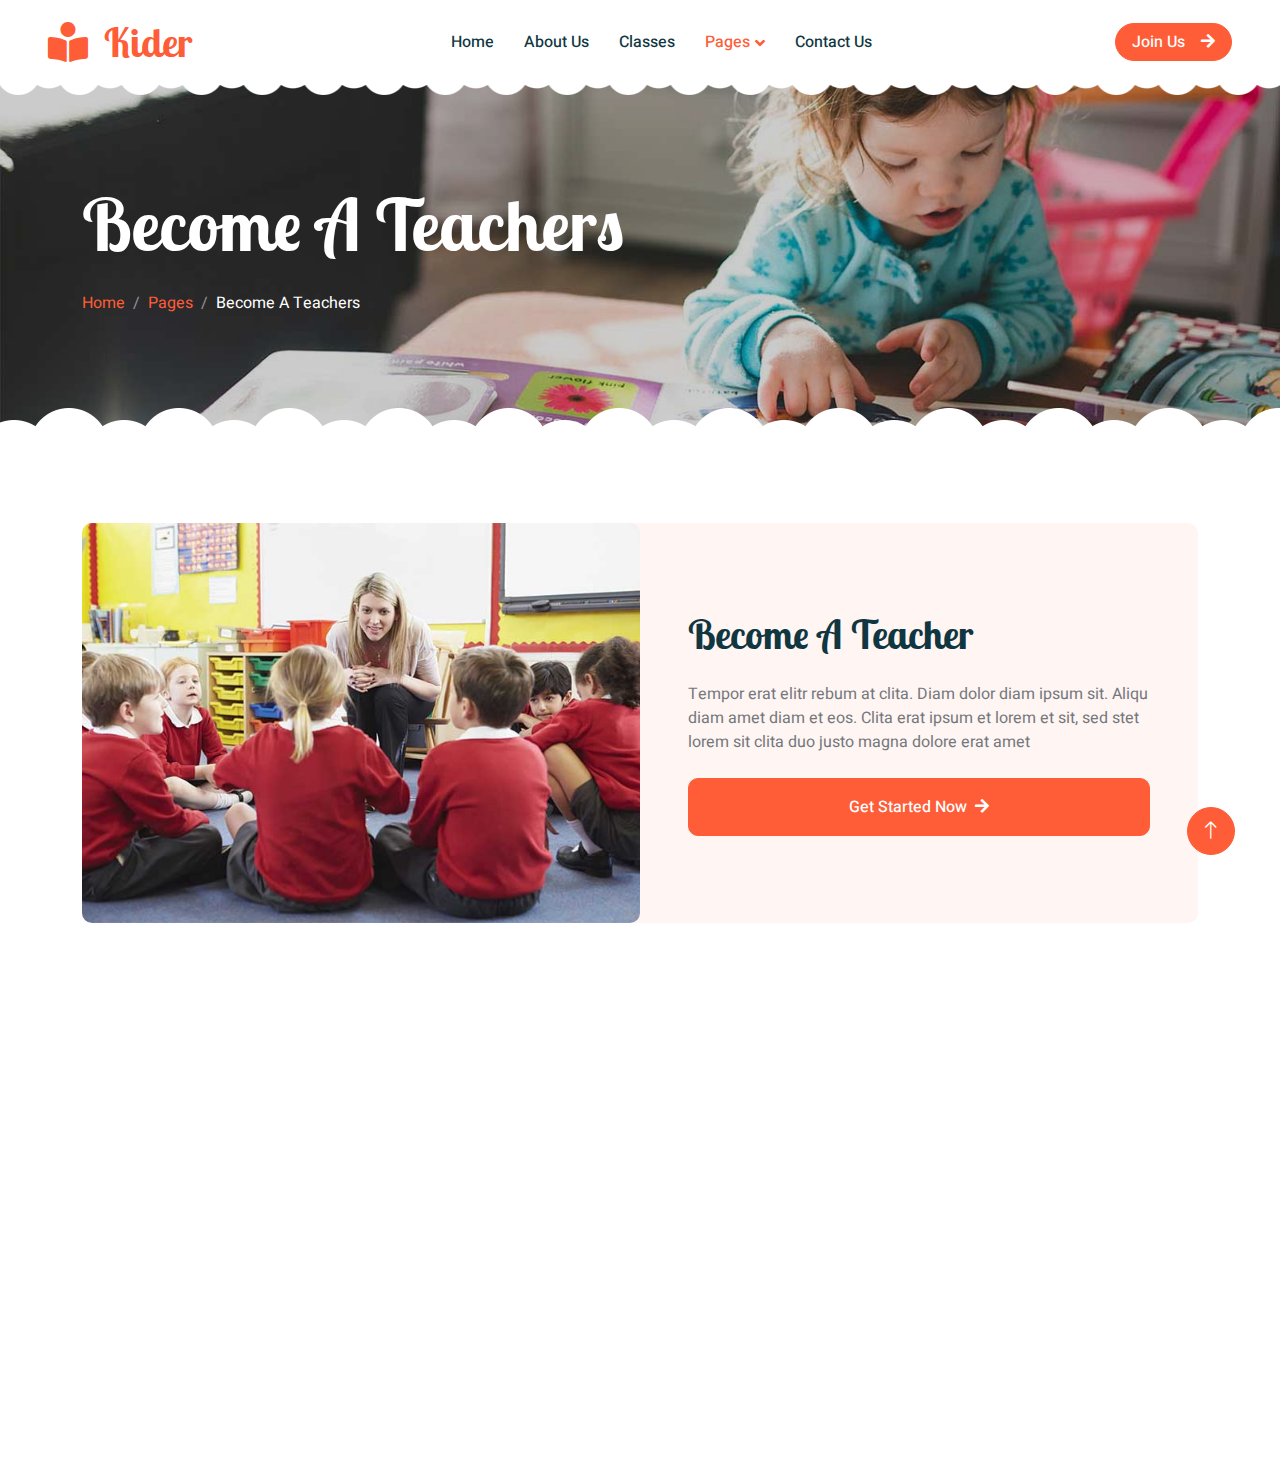
<file: call-to-action.html>
<!DOCTYPE html>
<html lang="en">

<head>
    <meta charset="utf-8">
    <title>Kider - Preschool Website Template</title>
    <meta content="width=device-width, initial-scale=1.0" name="viewport">
    <meta content="" name="keywords">
    <meta content="" name="description">

    <!-- Favicon -->
    <link href="img/favicon.ico" rel="icon">

    <!-- Google Web Fonts -->
    <link rel="preconnect" href="https://fonts.googleapis.com">
    <link rel="preconnect" href="https://fonts.gstatic.com" crossorigin>
    <link href="https://fonts.googleapis.com/css2?family=Heebo:wght@400;500;600&family=Inter:wght@600&family=Lobster+Two:wght@700&display=swap" rel="stylesheet">
    
    <!-- Icon Font Stylesheet -->
    <link href="https://cdnjs.cloudflare.com/ajax/libs/font-awesome/5.10.0/css/all.min.css" rel="stylesheet">
    <link href="https://cdn.jsdelivr.net/npm/bootstrap-icons@1.4.1/font/bootstrap-icons.css" rel="stylesheet">

    <!-- Libraries Stylesheet -->
    <link href="lib/animate/animate.min.css" rel="stylesheet">
    <link href="lib/owlcarousel/assets/owl.carousel.min.css" rel="stylesheet">

    <!-- Customized Bootstrap Stylesheet -->
    <link href="css/bootstrap.min.css" rel="stylesheet">

    <!-- Template Stylesheet -->
    <link href="css/style.css" rel="stylesheet">
</head>

<body>
    <div class="container-xxl bg-white p-0">
        <!-- Spinner Start -->
        <div id="spinner" class="show bg-white position-fixed translate-middle w-100 vh-100 top-50 start-50 d-flex align-items-center justify-content-center">
            <div class="spinner-border text-primary" style="width: 3rem; height: 3rem;" role="status">
                <span class="sr-only">Loading...</span>
            </div>
        </div>
        <!-- Spinner End -->


        <!-- Navbar Start -->
        <nav class="navbar navbar-expand-lg bg-white navbar-light sticky-top px-4 px-lg-5 py-lg-0">
            <a href="index.html" class="navbar-brand">
                <h1 class="m-0 text-primary"><i class="fa fa-book-reader me-3"></i>Kider</h1>
            </a>
            <button type="button" class="navbar-toggler" data-bs-toggle="collapse" data-bs-target="#navbarCollapse">
                <span class="navbar-toggler-icon"></span>
            </button>
            <div class="collapse navbar-collapse" id="navbarCollapse">
                <div class="navbar-nav mx-auto">
                    <a href="index.html" class="nav-item nav-link">Home</a>
                    <a href="about.html" class="nav-item nav-link">About Us</a>
                    <a href="classes.html" class="nav-item nav-link">Classes</a>
                    <div class="nav-item dropdown">
                        <a href="#" class="nav-link dropdown-toggle active" data-bs-toggle="dropdown">Pages</a>
                        <div class="dropdown-menu rounded-0 rounded-bottom border-0 shadow-sm m-0">
                            <a href="facility.html" class="dropdown-item">School Facilities</a>
                            <a href="team.html" class="dropdown-item">Popular Teachers</a>
                            <a href="call-to-action.html" class="dropdown-item active">Become A Teachers</a>
                            <a href="appointment.html" class="dropdown-item">Make Appointment</a>
                            <a href="testimonial.html" class="dropdown-item">Testimonial</a>
                            <a href="404.html" class="dropdown-item">404 Error</a>
                        </div>
                    </div>
                    <a href="contact.html" class="nav-item nav-link">Contact Us</a>
                </div>
                <a href="" class="btn btn-primary rounded-pill px-3 d-none d-lg-block">Join Us<i class="fa fa-arrow-right ms-3"></i></a>
            </div>
        </nav>
        <!-- Navbar End -->


        <!-- Page Header End -->
        <div class="container-xxl py-5 page-header position-relative mb-5">
            <div class="container py-5">
                <h1 class="display-2 text-white animated slideInDown mb-4">Become A Teachers</h1>
                <nav aria-label="breadcrumb animated slideInDown">
                    <ol class="breadcrumb">
                        <li class="breadcrumb-item"><a href="#">Home</a></li>
                        <li class="breadcrumb-item"><a href="#">Pages</a></li>
                        <li class="breadcrumb-item text-white active" aria-current="page">Become A Teachers</li>
                    </ol>
                </nav>
            </div>
        </div>
        <!-- Page Header End -->


        <!-- Call To Action Start -->
        <div class="container-xxl py-5">
            <div class="container">
                <div class="bg-light rounded">
                    <div class="row g-0">
                        <div class="col-lg-6 wow fadeIn" data-wow-delay="0.1s" style="min-height: 400px;">
                            <div class="position-relative h-100">
                                <img class="position-absolute w-100 h-100 rounded" src="img/call-to-action.jpg" style="object-fit: cover;">
                            </div>
                        </div>
                        <div class="col-lg-6 wow fadeIn" data-wow-delay="0.5s">
                            <div class="h-100 d-flex flex-column justify-content-center p-5">
                                <h1 class="mb-4">Become A Teacher</h1>
                                <p class="mb-4">Tempor erat elitr rebum at clita. Diam dolor diam ipsum sit. Aliqu diam amet diam et eos.
                                    Clita erat ipsum et lorem et sit, sed stet lorem sit clita duo justo magna dolore erat amet
                                </p>
                                <a class="btn btn-primary py-3 px-5" href="">Get Started Now<i class="fa fa-arrow-right ms-2"></i></a>
                            </div>
                        </div>
                    </div>
                </div>
            </div>
        </div>
        <!-- Call To Action End -->


        <!-- Footer Start -->
        <div class="container-fluid bg-dark text-white-50 footer pt-5 mt-5 wow fadeIn" data-wow-delay="0.1s">
            <div class="container py-5">
                <div class="row g-5">
                    <div class="col-lg-3 col-md-6">
                        <h3 class="text-white mb-4">Get In Touch</h3>
                        <p class="mb-2"><i class="fa fa-map-marker-alt me-3"></i>123 Street, New York, USA</p>
                        <p class="mb-2"><i class="fa fa-phone-alt me-3"></i>+012 345 67890</p>
                        <p class="mb-2"><i class="fa fa-envelope me-3"></i>info@example.com</p>
                        <div class="d-flex pt-2">
                            <a class="btn btn-outline-light btn-social" href=""><i class="fab fa-twitter"></i></a>
                            <a class="btn btn-outline-light btn-social" href=""><i class="fab fa-facebook-f"></i></a>
                            <a class="btn btn-outline-light btn-social" href=""><i class="fab fa-youtube"></i></a>
                            <a class="btn btn-outline-light btn-social" href=""><i class="fab fa-linkedin-in"></i></a>
                        </div>
                    </div>
                    <div class="col-lg-3 col-md-6">
                        <h3 class="text-white mb-4">Quick Links</h3>
                        <a class="btn btn-link text-white-50" href="">About Us</a>
                        <a class="btn btn-link text-white-50" href="">Contact Us</a>
                        <a class="btn btn-link text-white-50" href="">Our Services</a>
                        <a class="btn btn-link text-white-50" href="">Privacy Policy</a>
                        <a class="btn btn-link text-white-50" href="">Terms & Condition</a>
                    </div>
                    <div class="col-lg-3 col-md-6">
                        <h3 class="text-white mb-4">Photo Gallery</h3>
                        <div class="row g-2 pt-2">
                            <div class="col-4">
                                <img class="img-fluid rounded bg-light p-1" src="img/classes-1.jpg" alt="">
                            </div>
                            <div class="col-4">
                                <img class="img-fluid rounded bg-light p-1" src="img/classes-2.jpg" alt="">
                            </div>
                            <div class="col-4">
                                <img class="img-fluid rounded bg-light p-1" src="img/classes-3.jpg" alt="">
                            </div>
                            <div class="col-4">
                                <img class="img-fluid rounded bg-light p-1" src="img/classes-4.jpg" alt="">
                            </div>
                            <div class="col-4">
                                <img class="img-fluid rounded bg-light p-1" src="img/classes-5.jpg" alt="">
                            </div>
                            <div class="col-4">
                                <img class="img-fluid rounded bg-light p-1" src="img/classes-6.jpg" alt="">
                            </div>
                        </div>
                    </div>
                    <div class="col-lg-3 col-md-6">
                        <h3 class="text-white mb-4">Newsletter</h3>
                        <p>Dolor amet sit justo amet elitr clita ipsum elitr est.</p>
                        <div class="position-relative mx-auto" style="max-width: 400px;">
                            <input class="form-control bg-transparent w-100 py-3 ps-4 pe-5" type="text" placeholder="Your email">
                            <button type="button" class="btn btn-primary py-2 position-absolute top-0 end-0 mt-2 me-2">SignUp</button>
                        </div>
                    </div>
                </div>
            </div>
            <div class="container">
                <div class="copyright">
                    <div class="row">
                        <div class="col-md-6 text-center text-md-start mb-3 mb-md-0">
                            &copy; <a class="border-bottom" href="#">Your Site Name</a>, All Right Reserved. 
							
							<!--/*** This template is free as long as you keep the footer author’s credit link/attribution link/backlink. If you'd like to use the template without the footer author’s credit link/attribution link/backlink, you can purchase the Credit Removal License from "https://htmlcodex.com/credit-removal". Thank you for your support. ***/-->
							Designed By <a class="border-bottom" href="https://htmlcodex.com">HTML Codex</a>
                        </div>
                        <div class="col-md-6 text-center text-md-end">
                            <div class="footer-menu">
                                <a href="">Home</a>
                                <a href="">Cookies</a>
                                <a href="">Help</a>
                                <a href="">FQAs</a>
                            </div>
                        </div>
                    </div>
                </div>
            </div>
        </div>
        <!-- Footer End -->


        <!-- Back to Top -->
        <a href="#" class="btn btn-lg btn-primary btn-lg-square back-to-top"><i class="bi bi-arrow-up"></i></a>
    </div>

    <!-- JavaScript Libraries -->
    <script src="https://code.jquery.com/jquery-3.4.1.min.js"></script>
    <script src="https://cdn.jsdelivr.net/npm/bootstrap@5.0.0/dist/js/bootstrap.bundle.min.js"></script>
    <script src="lib/wow/wow.min.js"></script>
    <script src="lib/easing/easing.min.js"></script>
    <script src="lib/waypoints/waypoints.min.js"></script>
    <script src="lib/owlcarousel/owl.carousel.min.js"></script>

    <!-- Template Javascript -->
    <script src="js/main.js"></script>
</body>

</html>
</file>
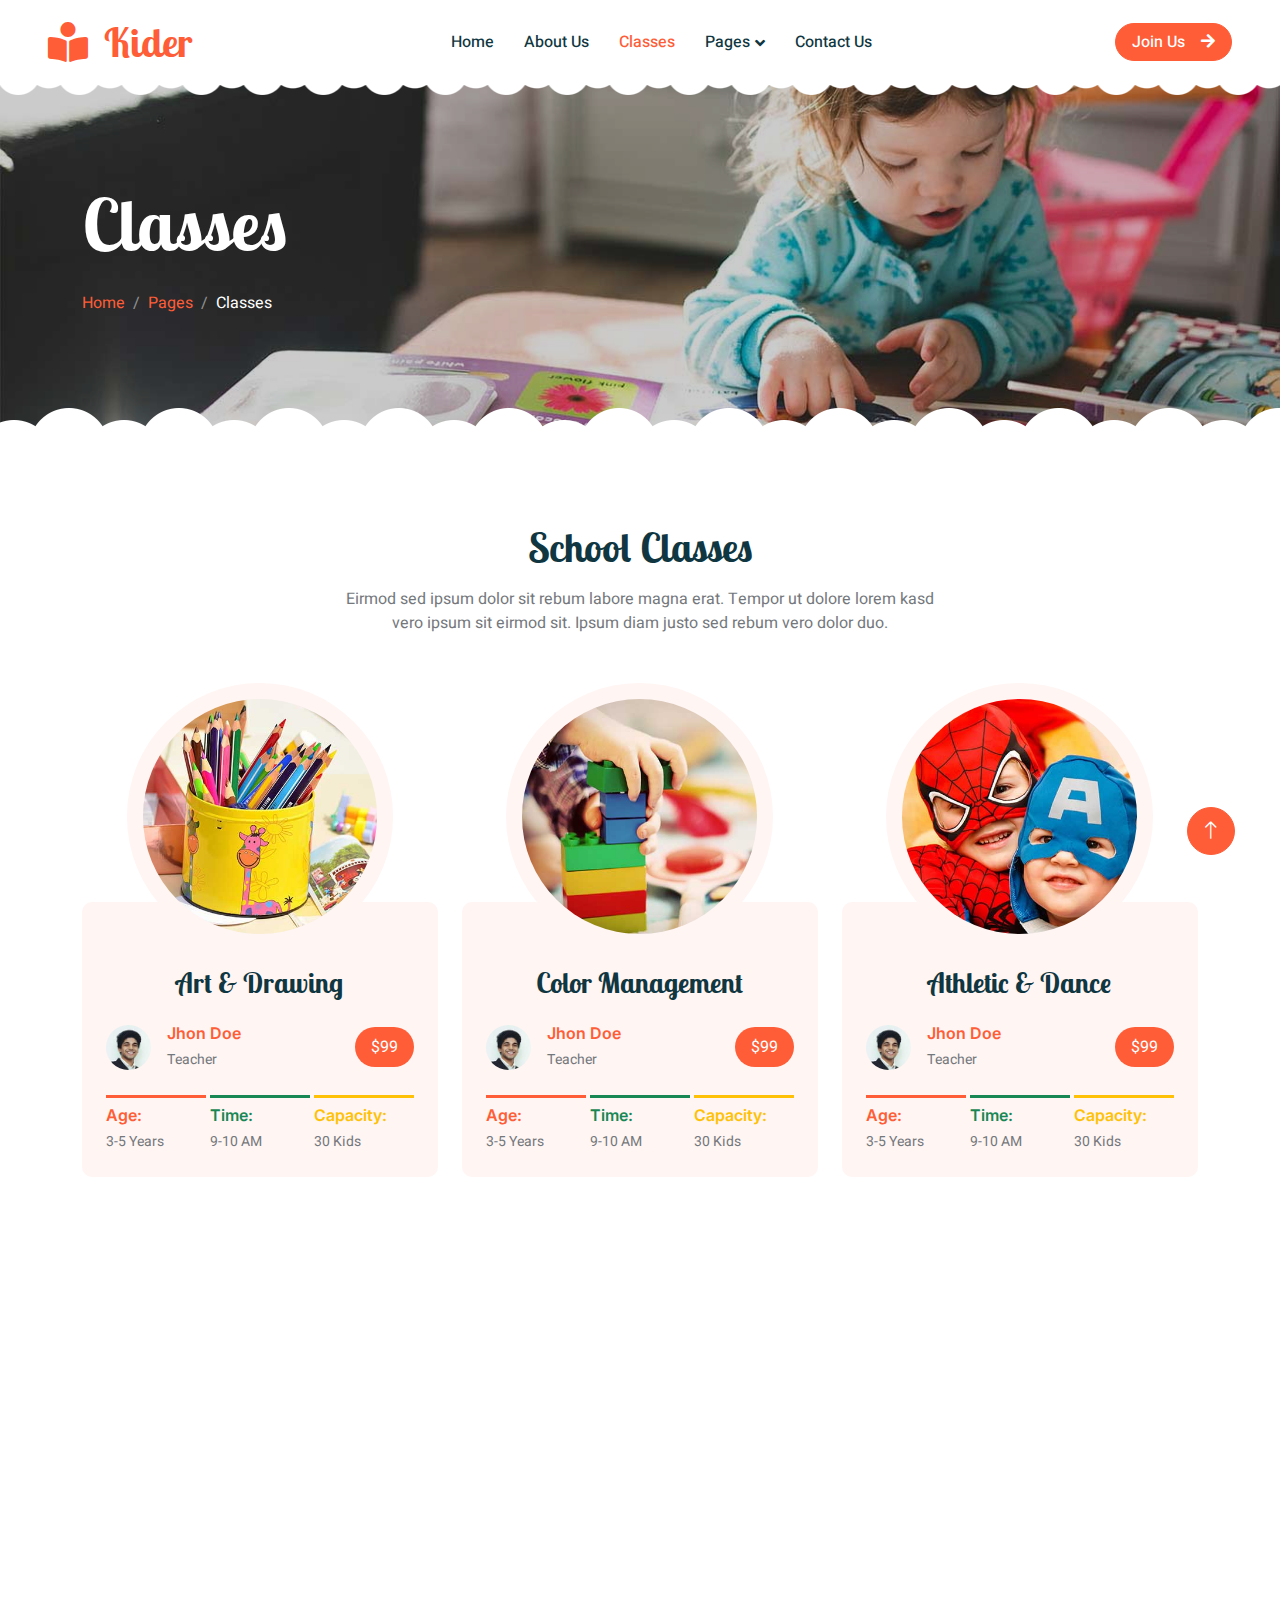
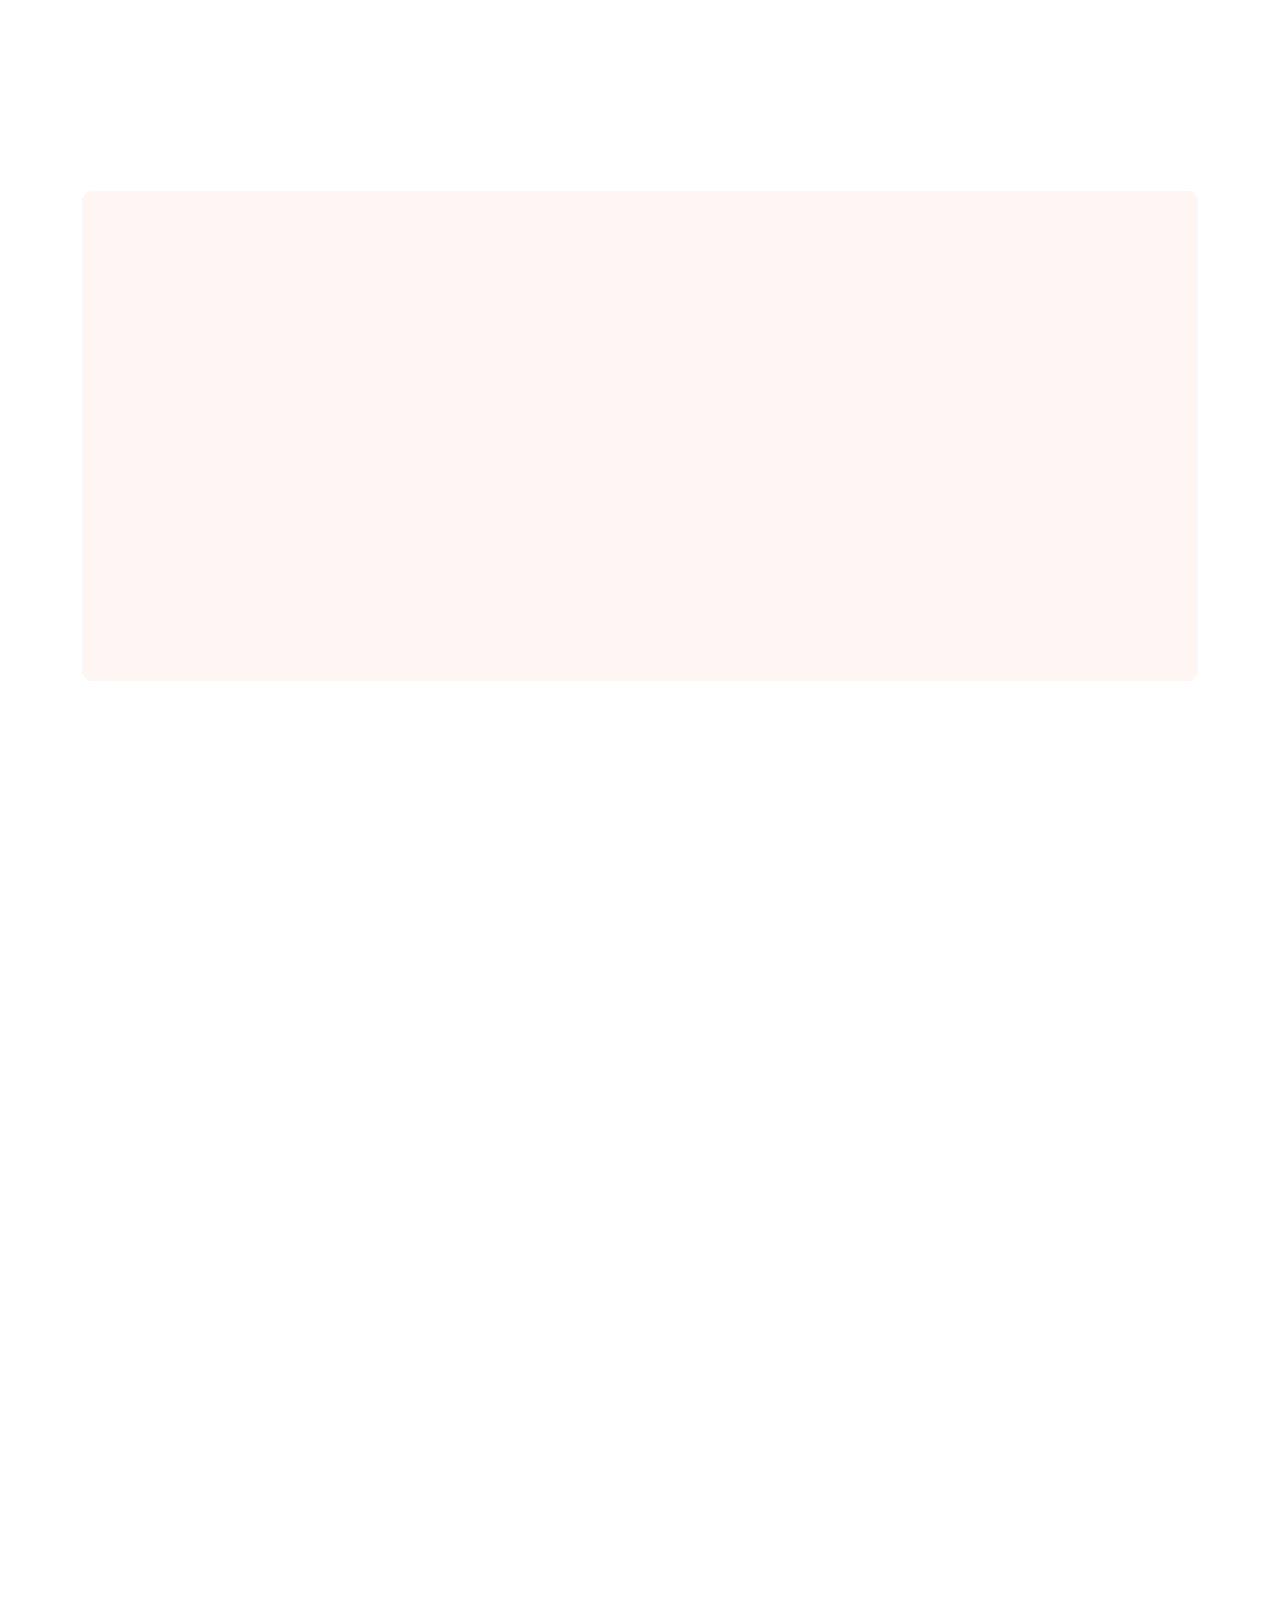
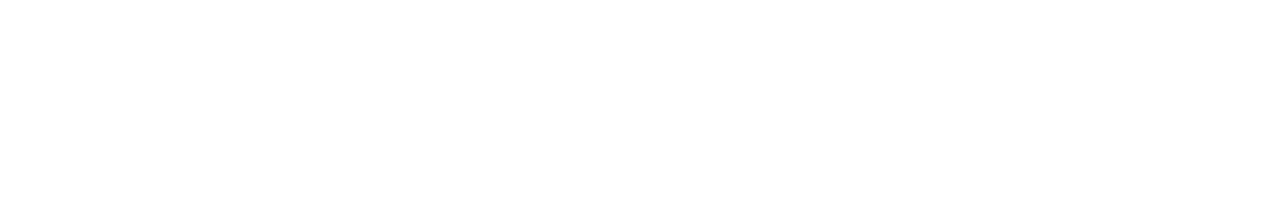
<file: classes.html>
<!DOCTYPE html>
<html lang="en">

<head>
    <meta charset="utf-8">
    <title>Kider - Preschool Website Template</title>
    <meta content="width=device-width, initial-scale=1.0" name="viewport">
    <meta content="" name="keywords">
    <meta content="" name="description">

    <!-- Favicon -->
    <link href="img/favicon.ico" rel="icon">

    <!-- Google Web Fonts -->
    <link rel="preconnect" href="https://fonts.googleapis.com">
    <link rel="preconnect" href="https://fonts.gstatic.com" crossorigin>
    <link href="https://fonts.googleapis.com/css2?family=Heebo:wght@400;500;600&family=Inter:wght@600&family=Lobster+Two:wght@700&display=swap" rel="stylesheet">
    
    <!-- Icon Font Stylesheet -->
    <link href="https://cdnjs.cloudflare.com/ajax/libs/font-awesome/5.10.0/css/all.min.css" rel="stylesheet">
    <link href="https://cdn.jsdelivr.net/npm/bootstrap-icons@1.4.1/font/bootstrap-icons.css" rel="stylesheet">

    <!-- Libraries Stylesheet -->
    <link href="lib/animate/animate.min.css" rel="stylesheet">
    <link href="lib/owlcarousel/assets/owl.carousel.min.css" rel="stylesheet">

    <!-- Customized Bootstrap Stylesheet -->
    <link href="css/bootstrap.min.css" rel="stylesheet">

    <!-- Template Stylesheet -->
    <link href="css/style.css" rel="stylesheet">
</head>

<body>
    <div class="container-xxl bg-white p-0">
        <!-- Spinner Start -->
        <div id="spinner" class="show bg-white position-fixed translate-middle w-100 vh-100 top-50 start-50 d-flex align-items-center justify-content-center">
            <div class="spinner-border text-primary" style="width: 3rem; height: 3rem;" role="status">
                <span class="sr-only">Loading...</span>
            </div>
        </div>
        <!-- Spinner End -->


        <!-- Navbar Start -->
        <nav class="navbar navbar-expand-lg bg-white navbar-light sticky-top px-4 px-lg-5 py-lg-0">
            <a href="index.html" class="navbar-brand">
                <h1 class="m-0 text-primary"><i class="fa fa-book-reader me-3"></i>Kider</h1>
            </a>
            <button type="button" class="navbar-toggler" data-bs-toggle="collapse" data-bs-target="#navbarCollapse">
                <span class="navbar-toggler-icon"></span>
            </button>
            <div class="collapse navbar-collapse" id="navbarCollapse">
                <div class="navbar-nav mx-auto">
                    <a href="index.html" class="nav-item nav-link">Home</a>
                    <a href="about.html" class="nav-item nav-link">About Us</a>
                    <a href="classes.html" class="nav-item nav-link active">Classes</a>
                    <div class="nav-item dropdown">
                        <a href="#" class="nav-link dropdown-toggle" data-bs-toggle="dropdown">Pages</a>
                        <div class="dropdown-menu rounded-0 rounded-bottom border-0 shadow-sm m-0">
                            <a href="facility.html" class="dropdown-item">School Facilities</a>
                            <a href="team.html" class="dropdown-item">Popular Teachers</a>
                            <a href="call-to-action.html" class="dropdown-item">Become A Teachers</a>
                            <a href="appointment.html" class="dropdown-item">Make Appointment</a>
                            <a href="testimonial.html" class="dropdown-item">Testimonial</a>
                            <a href="404.html" class="dropdown-item">404 Error</a>
                        </div>
                    </div>
                    <a href="contact.html" class="nav-item nav-link">Contact Us</a>
                </div>
                <a href="" class="btn btn-primary rounded-pill px-3 d-none d-lg-block">Join Us<i class="fa fa-arrow-right ms-3"></i></a>
            </div>
        </nav>
        <!-- Navbar End -->


        <!-- Page Header End -->
        <div class="container-xxl py-5 page-header position-relative mb-5">
            <div class="container py-5">
                <h1 class="display-2 text-white animated slideInDown mb-4">Classes</h1>
                <nav aria-label="breadcrumb animated slideInDown">
                    <ol class="breadcrumb">
                        <li class="breadcrumb-item"><a href="#">Home</a></li>
                        <li class="breadcrumb-item"><a href="#">Pages</a></li>
                        <li class="breadcrumb-item text-white active" aria-current="page">Classes</li>
                    </ol>
                </nav>
            </div>
        </div>
        <!-- Page Header End -->


        <!-- Classes Start -->
        <div class="container-xxl py-5">
            <div class="container">
                <div class="text-center mx-auto mb-5 wow fadeInUp" data-wow-delay="0.1s" style="max-width: 600px;">
                    <h1 class="mb-3">School Classes</h1>
                    <p>Eirmod sed ipsum dolor sit rebum labore magna erat. Tempor ut dolore lorem kasd vero ipsum sit eirmod sit. Ipsum diam justo sed rebum vero dolor duo.</p>
                </div>
                <div class="row g-4">
                    <div class="col-lg-4 col-md-6 wow fadeInUp" data-wow-delay="0.1s">
                        <div class="classes-item">
                            <div class="bg-light rounded-circle w-75 mx-auto p-3">
                                <img class="img-fluid rounded-circle" src="img/classes-1.jpg" alt="">
                            </div>
                            <div class="bg-light rounded p-4 pt-5 mt-n5">
                                <a class="d-block text-center h3 mt-3 mb-4" href="">Art & Drawing</a>
                                <div class="d-flex align-items-center justify-content-between mb-4">
                                    <div class="d-flex align-items-center">
                                        <img class="rounded-circle flex-shrink-0" src="img/user.jpg" alt="" style="width: 45px; height: 45px;">
                                        <div class="ms-3">
                                            <h6 class="text-primary mb-1">Jhon Doe</h6>
                                            <small>Teacher</small>
                                        </div>
                                    </div>
                                    <span class="bg-primary text-white rounded-pill py-2 px-3" href="">$99</span>
                                </div>
                                <div class="row g-1">
                                    <div class="col-4">
                                        <div class="border-top border-3 border-primary pt-2">
                                            <h6 class="text-primary mb-1">Age:</h6>
                                            <small>3-5 Years</small>
                                        </div>
                                    </div>
                                    <div class="col-4">
                                        <div class="border-top border-3 border-success pt-2">
                                            <h6 class="text-success mb-1">Time:</h6>
                                            <small>9-10 AM</small>
                                        </div>
                                    </div>
                                    <div class="col-4">
                                        <div class="border-top border-3 border-warning pt-2">
                                            <h6 class="text-warning mb-1">Capacity:</h6>
                                            <small>30 Kids</small>
                                        </div>
                                    </div>
                                </div>
                            </div>
                        </div>
                    </div>
                    <div class="col-lg-4 col-md-6 wow fadeInUp" data-wow-delay="0.3s">
                        <div class="classes-item">
                            <div class="bg-light rounded-circle w-75 mx-auto p-3">
                                <img class="img-fluid rounded-circle" src="img/classes-2.jpg" alt="">
                            </div>
                            <div class="bg-light rounded p-4 pt-5 mt-n5">
                                <a class="d-block text-center h3 mt-3 mb-4" href="">Color Management</a>
                                <div class="d-flex align-items-center justify-content-between mb-4">
                                    <div class="d-flex align-items-center">
                                        <img class="rounded-circle flex-shrink-0" src="img/user.jpg" alt="" style="width: 45px; height: 45px;">
                                        <div class="ms-3">
                                            <h6 class="text-primary mb-1">Jhon Doe</h6>
                                            <small>Teacher</small>
                                        </div>
                                    </div>
                                    <span class="bg-primary text-white rounded-pill py-2 px-3" href="">$99</span>
                                </div>
                                <div class="row g-1">
                                    <div class="col-4">
                                        <div class="border-top border-3 border-primary pt-2">
                                            <h6 class="text-primary mb-1">Age:</h6>
                                            <small>3-5 Years</small>
                                        </div>
                                    </div>
                                    <div class="col-4">
                                        <div class="border-top border-3 border-success pt-2">
                                            <h6 class="text-success mb-1">Time:</h6>
                                            <small>9-10 AM</small>
                                        </div>
                                    </div>
                                    <div class="col-4">
                                        <div class="border-top border-3 border-warning pt-2">
                                            <h6 class="text-warning mb-1">Capacity:</h6>
                                            <small>30 Kids</small>
                                        </div>
                                    </div>
                                </div>
                            </div>
                        </div>
                    </div>
                    <div class="col-lg-4 col-md-6 wow fadeInUp" data-wow-delay="0.5s">
                        <div class="classes-item">
                            <div class="bg-light rounded-circle w-75 mx-auto p-3">
                                <img class="img-fluid rounded-circle" src="img/classes-3.jpg" alt="">
                            </div>
                            <div class="bg-light rounded p-4 pt-5 mt-n5">
                                <a class="d-block text-center h3 mt-3 mb-4" href="">Athletic & Dance</a>
                                <div class="d-flex align-items-center justify-content-between mb-4">
                                    <div class="d-flex align-items-center">
                                        <img class="rounded-circle flex-shrink-0" src="img/user.jpg" alt="" style="width: 45px; height: 45px;">
                                        <div class="ms-3">
                                            <h6 class="text-primary mb-1">Jhon Doe</h6>
                                            <small>Teacher</small>
                                        </div>
                                    </div>
                                    <span class="bg-primary text-white rounded-pill py-2 px-3" href="">$99</span>
                                </div>
                                <div class="row g-1">
                                    <div class="col-4">
                                        <div class="border-top border-3 border-primary pt-2">
                                            <h6 class="text-primary mb-1">Age:</h6>
                                            <small>3-5 Years</small>
                                        </div>
                                    </div>
                                    <div class="col-4">
                                        <div class="border-top border-3 border-success pt-2">
                                            <h6 class="text-success mb-1">Time:</h6>
                                            <small>9-10 AM</small>
                                        </div>
                                    </div>
                                    <div class="col-4">
                                        <div class="border-top border-3 border-warning pt-2">
                                            <h6 class="text-warning mb-1">Capacity:</h6>
                                            <small>30 Kids</small>
                                        </div>
                                    </div>
                                </div>
                            </div>
                        </div>
                    </div>
                    <div class="col-lg-4 col-md-6 wow fadeInUp" data-wow-delay="0.1s">
                        <div class="classes-item">
                            <div class="bg-light rounded-circle w-75 mx-auto p-3">
                                <img class="img-fluid rounded-circle" src="img/classes-4.jpg" alt="">
                            </div>
                            <div class="bg-light rounded p-4 pt-5 mt-n5">
                                <a class="d-block text-center h3 mt-3 mb-4" href="">Language & Speaking</a>
                                <div class="d-flex align-items-center justify-content-between mb-4">
                                    <div class="d-flex align-items-center">
                                        <img class="rounded-circle flex-shrink-0" src="img/user.jpg" alt="" style="width: 45px; height: 45px;">
                                        <div class="ms-3">
                                            <h6 class="text-primary mb-1">Jhon Doe</h6>
                                            <small>Teacher</small>
                                        </div>
                                    </div>
                                    <span class="bg-primary text-white rounded-pill py-2 px-3" href="">$99</span>
                                </div>
                                <div class="row g-1">
                                    <div class="col-4">
                                        <div class="border-top border-3 border-primary pt-2">
                                            <h6 class="text-primary mb-1">Age:</h6>
                                            <small>3-5 Years</small>
                                        </div>
                                    </div>
                                    <div class="col-4">
                                        <div class="border-top border-3 border-success pt-2">
                                            <h6 class="text-success mb-1">Time:</h6>
                                            <small>9-10 AM</small>
                                        </div>
                                    </div>
                                    <div class="col-4">
                                        <div class="border-top border-3 border-warning pt-2">
                                            <h6 class="text-warning mb-1">Capacity:</h6>
                                            <small>30 Kids</small>
                                        </div>
                                    </div>
                                </div>
                            </div>
                        </div>
                    </div>
                    <div class="col-lg-4 col-md-6 wow fadeInUp" data-wow-delay="0.3s">
                        <div class="classes-item">
                            <div class="bg-light rounded-circle w-75 mx-auto p-3">
                                <img class="img-fluid rounded-circle" src="img/classes-5.jpg" alt="">
                            </div>
                            <div class="bg-light rounded p-4 pt-5 mt-n5">
                                <a class="d-block text-center h3 mt-3 mb-4" href="">Religion & History</a>
                                <div class="d-flex align-items-center justify-content-between mb-4">
                                    <div class="d-flex align-items-center">
                                        <img class="rounded-circle flex-shrink-0" src="img/user.jpg" alt="" style="width: 45px; height: 45px;">
                                        <div class="ms-3">
                                            <h6 class="text-primary mb-1">Jhon Doe</h6>
                                            <small>Teacher</small>
                                        </div>
                                    </div>
                                    <span class="bg-primary text-white rounded-pill py-2 px-3" href="">$99</span>
                                </div>
                                <div class="row g-1">
                                    <div class="col-4">
                                        <div class="border-top border-3 border-primary pt-2">
                                            <h6 class="text-primary mb-1">Age:</h6>
                                            <small>3-5 Years</small>
                                        </div>
                                    </div>
                                    <div class="col-4">
                                        <div class="border-top border-3 border-success pt-2">
                                            <h6 class="text-success mb-1">Time:</h6>
                                            <small>9-10 AM</small>
                                        </div>
                                    </div>
                                    <div class="col-4">
                                        <div class="border-top border-3 border-warning pt-2">
                                            <h6 class="text-warning mb-1">Capacity:</h6>
                                            <small>30 Kids</small>
                                        </div>
                                    </div>
                                </div>
                            </div>
                        </div>
                    </div>
                    <div class="col-lg-4 col-md-6 wow fadeInUp" data-wow-delay="0.5s">
                        <div class="classes-item">
                            <div class="bg-light rounded-circle w-75 mx-auto p-3">
                                <img class="img-fluid rounded-circle" src="img/classes-6.jpg" alt="">
                            </div>
                            <div class="bg-light rounded p-4 pt-5 mt-n5">
                                <a class="d-block text-center h3 mt-3 mb-4" href="">General Knowledge</a>
                                <div class="d-flex align-items-center justify-content-between mb-4">
                                    <div class="d-flex align-items-center">
                                        <img class="rounded-circle flex-shrink-0" src="img/user.jpg" alt="" style="width: 45px; height: 45px;">
                                        <div class="ms-3">
                                            <h6 class="text-primary mb-1">Jhon Doe</h6>
                                            <small>Teacher</small>
                                        </div>
                                    </div>
                                    <span class="bg-primary text-white rounded-pill py-2 px-3" href="">$99</span>
                                </div>
                                <div class="row g-1">
                                    <div class="col-4">
                                        <div class="border-top border-3 border-primary pt-2">
                                            <h6 class="text-primary mb-1">Age:</h6>
                                            <small>3-5 Years</small>
                                        </div>
                                    </div>
                                    <div class="col-4">
                                        <div class="border-top border-3 border-success pt-2">
                                            <h6 class="text-success mb-1">Time:</h6>
                                            <small>9-10 AM</small>
                                        </div>
                                    </div>
                                    <div class="col-4">
                                        <div class="border-top border-3 border-warning pt-2">
                                            <h6 class="text-warning mb-1">Capacity:</h6>
                                            <small>30 Kids</small>
                                        </div>
                                    </div>
                                </div>
                            </div>
                        </div>
                    </div>
                </div>
            </div>
        </div>
        <!-- Classes End -->


        <!-- Appointment Start -->
        <div class="container-xxl py-5">
            <div class="container">
                <div class="bg-light rounded">
                    <div class="row g-0">
                        <div class="col-lg-6 wow fadeIn" data-wow-delay="0.1s">
                            <div class="h-100 d-flex flex-column justify-content-center p-5">
                                <h1 class="mb-4">Make Appointment</h1>
                                <form>
                                    <div class="row g-3">
                                        <div class="col-sm-6">
                                            <div class="form-floating">
                                                <input type="text" class="form-control border-0" id="gname" placeholder="Gurdian Name">
                                                <label for="gname">Gurdian Name</label>
                                            </div>
                                        </div>
                                        <div class="col-sm-6">
                                            <div class="form-floating">
                                                <input type="email" class="form-control border-0" id="gmail" placeholder="Gurdian Email">
                                                <label for="gmail">Gurdian Email</label>
                                            </div>
                                        </div>
                                        <div class="col-sm-6">
                                            <div class="form-floating">
                                                <input type="text" class="form-control border-0" id="cname" placeholder="Child Name">
                                                <label for="cname">Child Name</label>
                                            </div>
                                        </div>
                                        <div class="col-sm-6">
                                            <div class="form-floating">
                                                <input type="text" class="form-control border-0" id="cage" placeholder="Child Age">
                                                <label for="cage">Child Age</label>
                                            </div>
                                        </div>
                                        <div class="col-12">
                                            <div class="form-floating">
                                                <textarea class="form-control border-0" placeholder="Leave a message here" id="message" style="height: 100px"></textarea>
                                                <label for="message">Message</label>
                                            </div>
                                        </div>
                                        <div class="col-12">
                                            <button class="btn btn-primary w-100 py-3" type="submit">Submit</button>
                                        </div>
                                    </div>
                                </form>
                            </div>
                        </div>
                        <div class="col-lg-6 wow fadeIn" data-wow-delay="0.5s" style="min-height: 400px;">
                            <div class="position-relative h-100">
                                <img class="position-absolute w-100 h-100 rounded" src="img/appointment.jpg" style="object-fit: cover;">
                            </div>
                        </div>
                    </div>
                </div>
            </div>
        </div>
        <!-- Appointment End -->


        <!-- Testimonial Start -->
        <div class="container-xxl py-5">
            <div class="container">
                <div class="text-center mx-auto mb-5 wow fadeInUp" data-wow-delay="0.1s" style="max-width: 600px;">
                    <h1 class="mb-3">Our Clients Say!</h1>
                    <p>Eirmod sed ipsum dolor sit rebum labore magna erat. Tempor ut dolore lorem kasd vero ipsum sit eirmod sit. Ipsum diam justo sed rebum vero dolor duo.</p>
                </div>
                <div class="owl-carousel testimonial-carousel wow fadeInUp" data-wow-delay="0.1s">
                    <div class="testimonial-item bg-light rounded p-5">
                        <p class="fs-5">Tempor stet labore dolor clita stet diam amet ipsum dolor duo ipsum rebum stet dolor amet diam stet. Est stet ea lorem amet est kasd kasd erat eos</p>
                        <div class="d-flex align-items-center bg-white me-n5" style="border-radius: 50px 0 0 50px;">
                            <img class="img-fluid flex-shrink-0 rounded-circle" src="img/testimonial-1.jpg" style="width: 90px; height: 90px;">
                            <div class="ps-3">
                                <h3 class="mb-1">Client Name</h3>
                                <span>Profession</span>
                            </div>
                            <i class="fa fa-quote-right fa-3x text-primary ms-auto d-none d-sm-flex"></i>
                        </div>
                    </div>
                    <div class="testimonial-item bg-light rounded p-5">
                        <p class="fs-5">Tempor stet labore dolor clita stet diam amet ipsum dolor duo ipsum rebum stet dolor amet diam stet. Est stet ea lorem amet est kasd kasd erat eos</p>
                        <div class="d-flex align-items-center bg-white me-n5" style="border-radius: 50px 0 0 50px;">
                            <img class="img-fluid flex-shrink-0 rounded-circle" src="img/testimonial-2.jpg" style="width: 90px; height: 90px;">
                            <div class="ps-3">
                                <h3 class="mb-1">Client Name</h3>
                                <span>Profession</span>
                            </div>
                            <i class="fa fa-quote-right fa-3x text-primary ms-auto d-none d-sm-flex"></i>
                        </div>
                    </div>
                    <div class="testimonial-item bg-light rounded p-5">
                        <p class="fs-5">Tempor stet labore dolor clita stet diam amet ipsum dolor duo ipsum rebum stet dolor amet diam stet. Est stet ea lorem amet est kasd kasd erat eos</p>
                        <div class="d-flex align-items-center bg-white me-n5" style="border-radius: 50px 0 0 50px;">
                            <img class="img-fluid flex-shrink-0 rounded-circle" src="img/testimonial-3.jpg" style="width: 90px; height: 90px;">
                            <div class="ps-3">
                                <h3 class="mb-1">Client Name</h3>
                                <span>Profession</span>
                            </div>
                            <i class="fa fa-quote-right fa-3x text-primary ms-auto d-none d-sm-flex"></i>
                        </div>
                    </div>
                </div>
            </div>
        </div>
        <!-- Testimonial End -->


        <!-- Footer Start -->
        <div class="container-fluid bg-dark text-white-50 footer pt-5 mt-5 wow fadeIn" data-wow-delay="0.1s">
            <div class="container py-5">
                <div class="row g-5">
                    <div class="col-lg-3 col-md-6">
                        <h3 class="text-white mb-4">Get In Touch</h3>
                        <p class="mb-2"><i class="fa fa-map-marker-alt me-3"></i>123 Street, New York, USA</p>
                        <p class="mb-2"><i class="fa fa-phone-alt me-3"></i>+012 345 67890</p>
                        <p class="mb-2"><i class="fa fa-envelope me-3"></i>info@example.com</p>
                        <div class="d-flex pt-2">
                            <a class="btn btn-outline-light btn-social" href=""><i class="fab fa-twitter"></i></a>
                            <a class="btn btn-outline-light btn-social" href=""><i class="fab fa-facebook-f"></i></a>
                            <a class="btn btn-outline-light btn-social" href=""><i class="fab fa-youtube"></i></a>
                            <a class="btn btn-outline-light btn-social" href=""><i class="fab fa-linkedin-in"></i></a>
                        </div>
                    </div>
                    <div class="col-lg-3 col-md-6">
                        <h3 class="text-white mb-4">Quick Links</h3>
                        <a class="btn btn-link text-white-50" href="">About Us</a>
                        <a class="btn btn-link text-white-50" href="">Contact Us</a>
                        <a class="btn btn-link text-white-50" href="">Our Services</a>
                        <a class="btn btn-link text-white-50" href="">Privacy Policy</a>
                        <a class="btn btn-link text-white-50" href="">Terms & Condition</a>
                    </div>
                    <div class="col-lg-3 col-md-6">
                        <h3 class="text-white mb-4">Photo Gallery</h3>
                        <div class="row g-2 pt-2">
                            <div class="col-4">
                                <img class="img-fluid rounded bg-light p-1" src="img/classes-1.jpg" alt="">
                            </div>
                            <div class="col-4">
                                <img class="img-fluid rounded bg-light p-1" src="img/classes-2.jpg" alt="">
                            </div>
                            <div class="col-4">
                                <img class="img-fluid rounded bg-light p-1" src="img/classes-3.jpg" alt="">
                            </div>
                            <div class="col-4">
                                <img class="img-fluid rounded bg-light p-1" src="img/classes-4.jpg" alt="">
                            </div>
                            <div class="col-4">
                                <img class="img-fluid rounded bg-light p-1" src="img/classes-5.jpg" alt="">
                            </div>
                            <div class="col-4">
                                <img class="img-fluid rounded bg-light p-1" src="img/classes-6.jpg" alt="">
                            </div>
                        </div>
                    </div>
                    <div class="col-lg-3 col-md-6">
                        <h3 class="text-white mb-4">Newsletter</h3>
                        <p>Dolor amet sit justo amet elitr clita ipsum elitr est.</p>
                        <div class="position-relative mx-auto" style="max-width: 400px;">
                            <input class="form-control bg-transparent w-100 py-3 ps-4 pe-5" type="text" placeholder="Your email">
                            <button type="button" class="btn btn-primary py-2 position-absolute top-0 end-0 mt-2 me-2">SignUp</button>
                        </div>
                    </div>
                </div>
            </div>
            <div class="container">
                <div class="copyright">
                    <div class="row">
                        <div class="col-md-6 text-center text-md-start mb-3 mb-md-0">
                            &copy; <a class="border-bottom" href="#">Your Site Name</a>, All Right Reserved. 
							
							<!--/*** This template is free as long as you keep the footer author’s credit link/attribution link/backlink. If you'd like to use the template without the footer author’s credit link/attribution link/backlink, you can purchase the Credit Removal License from "https://htmlcodex.com/credit-removal". Thank you for your support. ***/-->
							Designed By <a class="border-bottom" href="https://htmlcodex.com">HTML Codex</a>
                        </div>
                        <div class="col-md-6 text-center text-md-end">
                            <div class="footer-menu">
                                <a href="">Home</a>
                                <a href="">Cookies</a>
                                <a href="">Help</a>
                                <a href="">FQAs</a>
                            </div>
                        </div>
                    </div>
                </div>
            </div>
        </div>
        <!-- Footer End -->


        <!-- Back to Top -->
        <a href="#" class="btn btn-lg btn-primary btn-lg-square back-to-top"><i class="bi bi-arrow-up"></i></a>
    </div>

    <!-- JavaScript Libraries -->
    <script src="https://code.jquery.com/jquery-3.4.1.min.js"></script>
    <script src="https://cdn.jsdelivr.net/npm/bootstrap@5.0.0/dist/js/bootstrap.bundle.min.js"></script>
    <script src="lib/wow/wow.min.js"></script>
    <script src="lib/easing/easing.min.js"></script>
    <script src="lib/waypoints/waypoints.min.js"></script>
    <script src="lib/owlcarousel/owl.carousel.min.js"></script>

    <!-- Template Javascript -->
    <script src="js/main.js"></script>
</body>

</html>
</file>
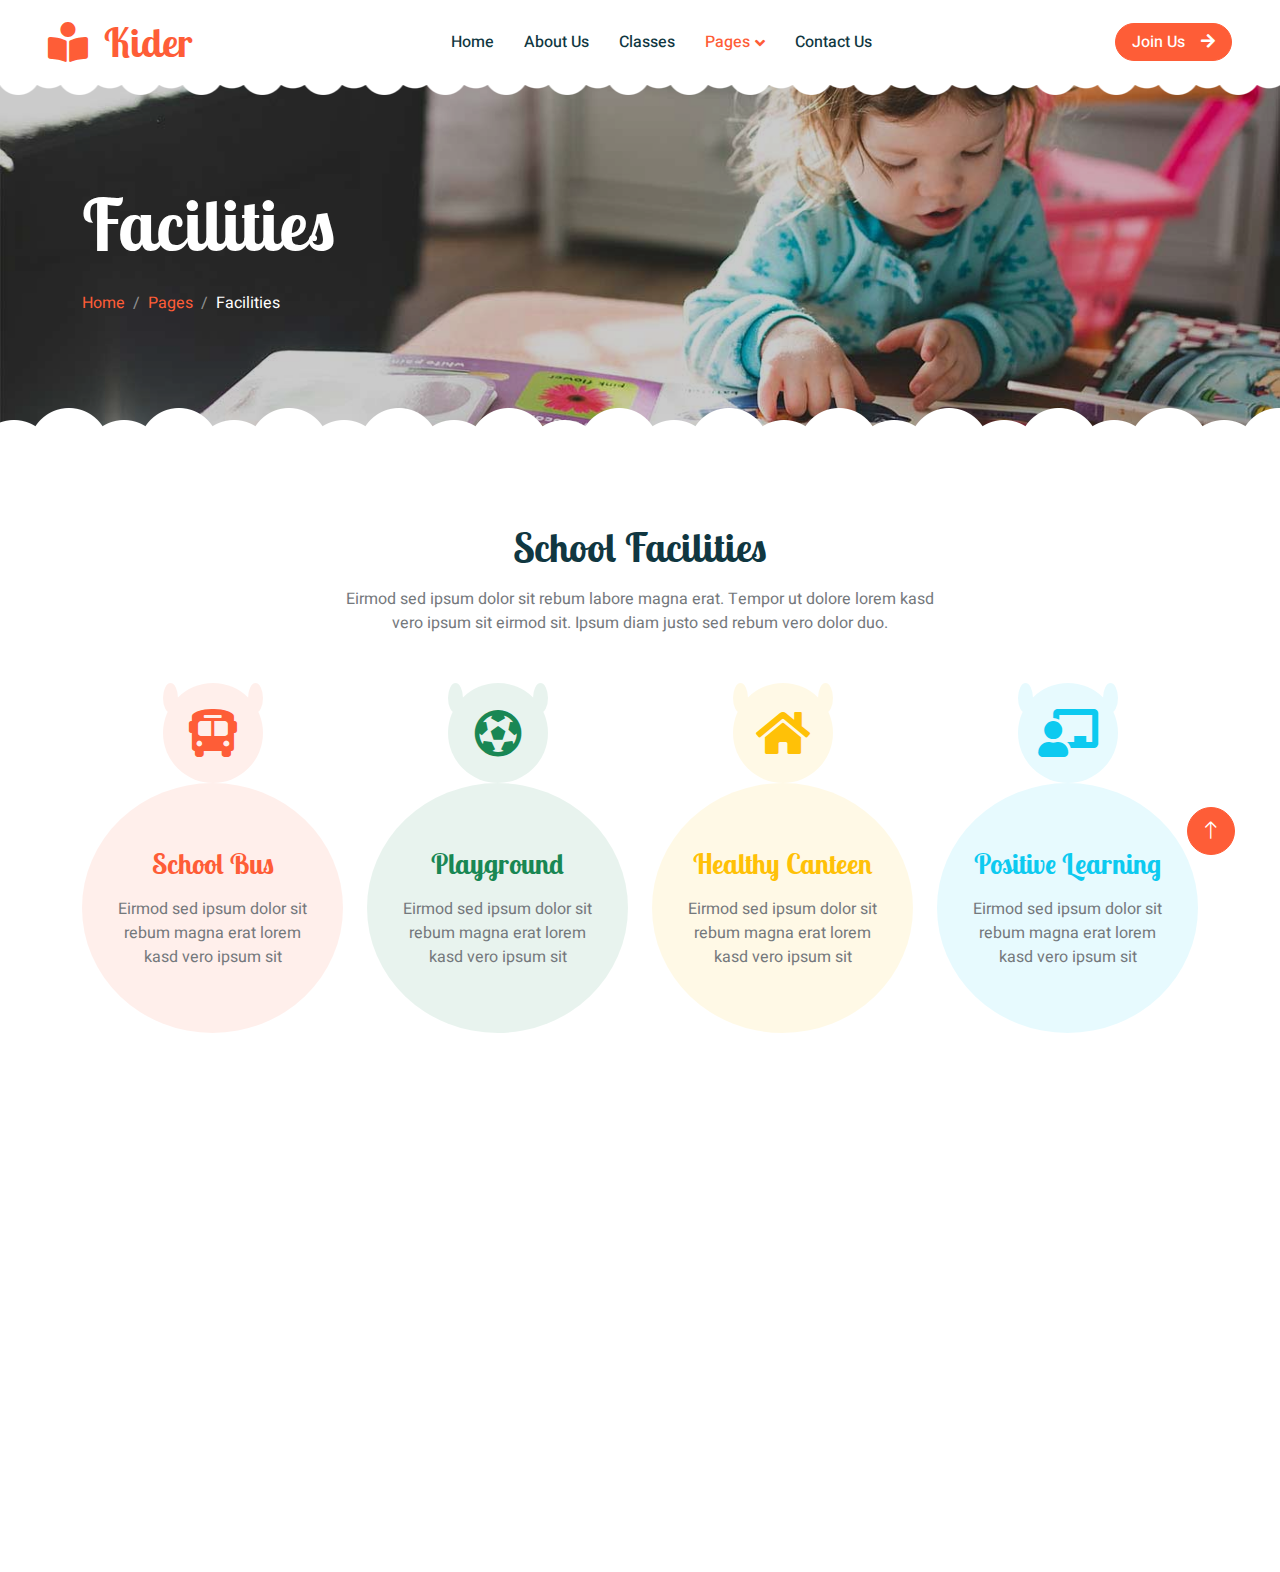
<file: facility.html>
<!DOCTYPE html>
<html lang="en">

<head>
    <meta charset="utf-8">
    <title>Kider - Preschool Website Template</title>
    <meta content="width=device-width, initial-scale=1.0" name="viewport">
    <meta content="" name="keywords">
    <meta content="" name="description">

    <!-- Favicon -->
    <link href="img/favicon.ico" rel="icon">

    <!-- Google Web Fonts -->
    <link rel="preconnect" href="https://fonts.googleapis.com">
    <link rel="preconnect" href="https://fonts.gstatic.com" crossorigin>
    <link href="https://fonts.googleapis.com/css2?family=Heebo:wght@400;500;600&family=Inter:wght@600&family=Lobster+Two:wght@700&display=swap" rel="stylesheet">
    
    <!-- Icon Font Stylesheet -->
    <link href="https://cdnjs.cloudflare.com/ajax/libs/font-awesome/5.10.0/css/all.min.css" rel="stylesheet">
    <link href="https://cdn.jsdelivr.net/npm/bootstrap-icons@1.4.1/font/bootstrap-icons.css" rel="stylesheet">

    <!-- Libraries Stylesheet -->
    <link href="lib/animate/animate.min.css" rel="stylesheet">
    <link href="lib/owlcarousel/assets/owl.carousel.min.css" rel="stylesheet">

    <!-- Customized Bootstrap Stylesheet -->
    <link href="css/bootstrap.min.css" rel="stylesheet">

    <!-- Template Stylesheet -->
    <link href="css/style.css" rel="stylesheet">
</head>

<body>
    <div class="container-xxl bg-white p-0">
        <!-- Spinner Start -->
        <div id="spinner" class="show bg-white position-fixed translate-middle w-100 vh-100 top-50 start-50 d-flex align-items-center justify-content-center">
            <div class="spinner-border text-primary" style="width: 3rem; height: 3rem;" role="status">
                <span class="sr-only">Loading...</span>
            </div>
        </div>
        <!-- Spinner End -->


        <!-- Navbar Start -->
        <nav class="navbar navbar-expand-lg bg-white navbar-light sticky-top px-4 px-lg-5 py-lg-0">
            <a href="index.html" class="navbar-brand">
                <h1 class="m-0 text-primary"><i class="fa fa-book-reader me-3"></i>Kider</h1>
            </a>
            <button type="button" class="navbar-toggler" data-bs-toggle="collapse" data-bs-target="#navbarCollapse">
                <span class="navbar-toggler-icon"></span>
            </button>
            <div class="collapse navbar-collapse" id="navbarCollapse">
                <div class="navbar-nav mx-auto">
                    <a href="index.html" class="nav-item nav-link">Home</a>
                    <a href="about.html" class="nav-item nav-link">About Us</a>
                    <a href="classes.html" class="nav-item nav-link">Classes</a>
                    <div class="nav-item dropdown">
                        <a href="#" class="nav-link dropdown-toggle active" data-bs-toggle="dropdown">Pages</a>
                        <div class="dropdown-menu rounded-0 rounded-bottom border-0 shadow-sm m-0">
                            <a href="facility.html" class="dropdown-item active">School Facilities</a>
                            <a href="team.html" class="dropdown-item">Popular Teachers</a>
                            <a href="call-to-action.html" class="dropdown-item">Become A Teachers</a>
                            <a href="appointment.html" class="dropdown-item">Make Appointment</a>
                            <a href="testimonial.html" class="dropdown-item">Testimonial</a>
                            <a href="404.html" class="dropdown-item">404 Error</a>
                        </div>
                    </div>
                    <a href="contact.html" class="nav-item nav-link">Contact Us</a>
                </div>
                <a href="" class="btn btn-primary rounded-pill px-3 d-none d-lg-block">Join Us<i class="fa fa-arrow-right ms-3"></i></a>
            </div>
        </nav>
        <!-- Navbar End -->


        <!-- Page Header End -->
        <div class="container-xxl py-5 page-header position-relative mb-5">
            <div class="container py-5">
                <h1 class="display-2 text-white animated slideInDown mb-4">Facilities</h1>
                <nav aria-label="breadcrumb animated slideInDown">
                    <ol class="breadcrumb">
                        <li class="breadcrumb-item"><a href="#">Home</a></li>
                        <li class="breadcrumb-item"><a href="#">Pages</a></li>
                        <li class="breadcrumb-item text-white active" aria-current="page">Facilities</li>
                    </ol>
                </nav>
            </div>
        </div>
        <!-- Page Header End -->


        <!-- Facilities Start -->
        <div class="container-xxl py-5">
            <div class="container">
                <div class="text-center mx-auto mb-5 wow fadeInUp" data-wow-delay="0.1s" style="max-width: 600px;">
                    <h1 class="mb-3">School Facilities</h1>
                    <p>Eirmod sed ipsum dolor sit rebum labore magna erat. Tempor ut dolore lorem kasd vero ipsum sit eirmod sit. Ipsum diam justo sed rebum vero dolor duo.</p>
                </div>
                <div class="row g-4">
                    <div class="col-lg-3 col-sm-6 wow fadeInUp" data-wow-delay="0.1s">
                        <div class="facility-item">
                            <div class="facility-icon bg-primary">
                                <span class="bg-primary"></span>
                                <i class="fa fa-bus-alt fa-3x text-primary"></i>
                                <span class="bg-primary"></span>
                            </div>
                            <div class="facility-text bg-primary">
                                <h3 class="text-primary mb-3">School Bus</h3>
                                <p class="mb-0">Eirmod sed ipsum dolor sit rebum magna erat lorem kasd vero ipsum sit</p>
                            </div>
                        </div>
                    </div>
                    <div class="col-lg-3 col-sm-6 wow fadeInUp" data-wow-delay="0.3s">
                        <div class="facility-item">
                            <div class="facility-icon bg-success">
                                <span class="bg-success"></span>
                                <i class="fa fa-futbol fa-3x text-success"></i>
                                <span class="bg-success"></span>
                            </div>
                            <div class="facility-text bg-success">
                                <h3 class="text-success mb-3">Playground</h3>
                                <p class="mb-0">Eirmod sed ipsum dolor sit rebum magna erat lorem kasd vero ipsum sit</p>
                            </div>
                        </div>
                    </div>
                    <div class="col-lg-3 col-sm-6 wow fadeInUp" data-wow-delay="0.5s">
                        <div class="facility-item">
                            <div class="facility-icon bg-warning">
                                <span class="bg-warning"></span>
                                <i class="fa fa-home fa-3x text-warning"></i>
                                <span class="bg-warning"></span>
                            </div>
                            <div class="facility-text bg-warning">
                                <h3 class="text-warning mb-3">Healthy Canteen</h3>
                                <p class="mb-0">Eirmod sed ipsum dolor sit rebum magna erat lorem kasd vero ipsum sit</p>
                            </div>
                        </div>
                    </div>
                    <div class="col-lg-3 col-sm-6 wow fadeInUp" data-wow-delay="0.7s">
                        <div class="facility-item">
                            <div class="facility-icon bg-info">
                                <span class="bg-info"></span>
                                <i class="fa fa-chalkboard-teacher fa-3x text-info"></i>
                                <span class="bg-info"></span>
                            </div>
                            <div class="facility-text bg-info">
                                <h3 class="text-info mb-3">Positive Learning</h3>
                                <p class="mb-0">Eirmod sed ipsum dolor sit rebum magna erat lorem kasd vero ipsum sit</p>
                            </div>
                        </div>
                    </div>
                </div>
            </div>
        </div>
        <!-- Facilities End -->


        <!-- Footer Start -->
        <div class="container-fluid bg-dark text-white-50 footer pt-5 mt-5 wow fadeIn" data-wow-delay="0.1s">
            <div class="container py-5">
                <div class="row g-5">
                    <div class="col-lg-3 col-md-6">
                        <h3 class="text-white mb-4">Get In Touch</h3>
                        <p class="mb-2"><i class="fa fa-map-marker-alt me-3"></i>123 Street, New York, USA</p>
                        <p class="mb-2"><i class="fa fa-phone-alt me-3"></i>+012 345 67890</p>
                        <p class="mb-2"><i class="fa fa-envelope me-3"></i>info@example.com</p>
                        <div class="d-flex pt-2">
                            <a class="btn btn-outline-light btn-social" href=""><i class="fab fa-twitter"></i></a>
                            <a class="btn btn-outline-light btn-social" href=""><i class="fab fa-facebook-f"></i></a>
                            <a class="btn btn-outline-light btn-social" href=""><i class="fab fa-youtube"></i></a>
                            <a class="btn btn-outline-light btn-social" href=""><i class="fab fa-linkedin-in"></i></a>
                        </div>
                    </div>
                    <div class="col-lg-3 col-md-6">
                        <h3 class="text-white mb-4">Quick Links</h3>
                        <a class="btn btn-link text-white-50" href="">About Us</a>
                        <a class="btn btn-link text-white-50" href="">Contact Us</a>
                        <a class="btn btn-link text-white-50" href="">Our Services</a>
                        <a class="btn btn-link text-white-50" href="">Privacy Policy</a>
                        <a class="btn btn-link text-white-50" href="">Terms & Condition</a>
                    </div>
                    <div class="col-lg-3 col-md-6">
                        <h3 class="text-white mb-4">Photo Gallery</h3>
                        <div class="row g-2 pt-2">
                            <div class="col-4">
                                <img class="img-fluid rounded bg-light p-1" src="img/classes-1.jpg" alt="">
                            </div>
                            <div class="col-4">
                                <img class="img-fluid rounded bg-light p-1" src="img/classes-2.jpg" alt="">
                            </div>
                            <div class="col-4">
                                <img class="img-fluid rounded bg-light p-1" src="img/classes-3.jpg" alt="">
                            </div>
                            <div class="col-4">
                                <img class="img-fluid rounded bg-light p-1" src="img/classes-4.jpg" alt="">
                            </div>
                            <div class="col-4">
                                <img class="img-fluid rounded bg-light p-1" src="img/classes-5.jpg" alt="">
                            </div>
                            <div class="col-4">
                                <img class="img-fluid rounded bg-light p-1" src="img/classes-6.jpg" alt="">
                            </div>
                        </div>
                    </div>
                    <div class="col-lg-3 col-md-6">
                        <h3 class="text-white mb-4">Newsletter</h3>
                        <p>Dolor amet sit justo amet elitr clita ipsum elitr est.</p>
                        <div class="position-relative mx-auto" style="max-width: 400px;">
                            <input class="form-control bg-transparent w-100 py-3 ps-4 pe-5" type="text" placeholder="Your email">
                            <button type="button" class="btn btn-primary py-2 position-absolute top-0 end-0 mt-2 me-2">SignUp</button>
                        </div>
                    </div>
                </div>
            </div>
            <div class="container">
                <div class="copyright">
                    <div class="row">
                        <div class="col-md-6 text-center text-md-start mb-3 mb-md-0">
                            &copy; <a class="border-bottom" href="#">Your Site Name</a>, All Right Reserved. 
							
							<!--/*** This template is free as long as you keep the footer author’s credit link/attribution link/backlink. If you'd like to use the template without the footer author’s credit link/attribution link/backlink, you can purchase the Credit Removal License from "https://htmlcodex.com/credit-removal". Thank you for your support. ***/-->
							Designed By <a class="border-bottom" href="https://htmlcodex.com">HTML Codex</a>
                        </div>
                        <div class="col-md-6 text-center text-md-end">
                            <div class="footer-menu">
                                <a href="">Home</a>
                                <a href="">Cookies</a>
                                <a href="">Help</a>
                                <a href="">FQAs</a>
                            </div>
                        </div>
                    </div>
                </div>
            </div>
        </div>
        <!-- Footer End -->


        <!-- Back to Top -->
        <a href="#" class="btn btn-lg btn-primary btn-lg-square back-to-top"><i class="bi bi-arrow-up"></i></a>
    </div>

    <!-- JavaScript Libraries -->
    <script src="https://code.jquery.com/jquery-3.4.1.min.js"></script>
    <script src="https://cdn.jsdelivr.net/npm/bootstrap@5.0.0/dist/js/bootstrap.bundle.min.js"></script>
    <script src="lib/wow/wow.min.js"></script>
    <script src="lib/easing/easing.min.js"></script>
    <script src="lib/waypoints/waypoints.min.js"></script>
    <script src="lib/owlcarousel/owl.carousel.min.js"></script>

    <!-- Template Javascript -->
    <script src="js/main.js"></script>
</body>

</html>
</file>
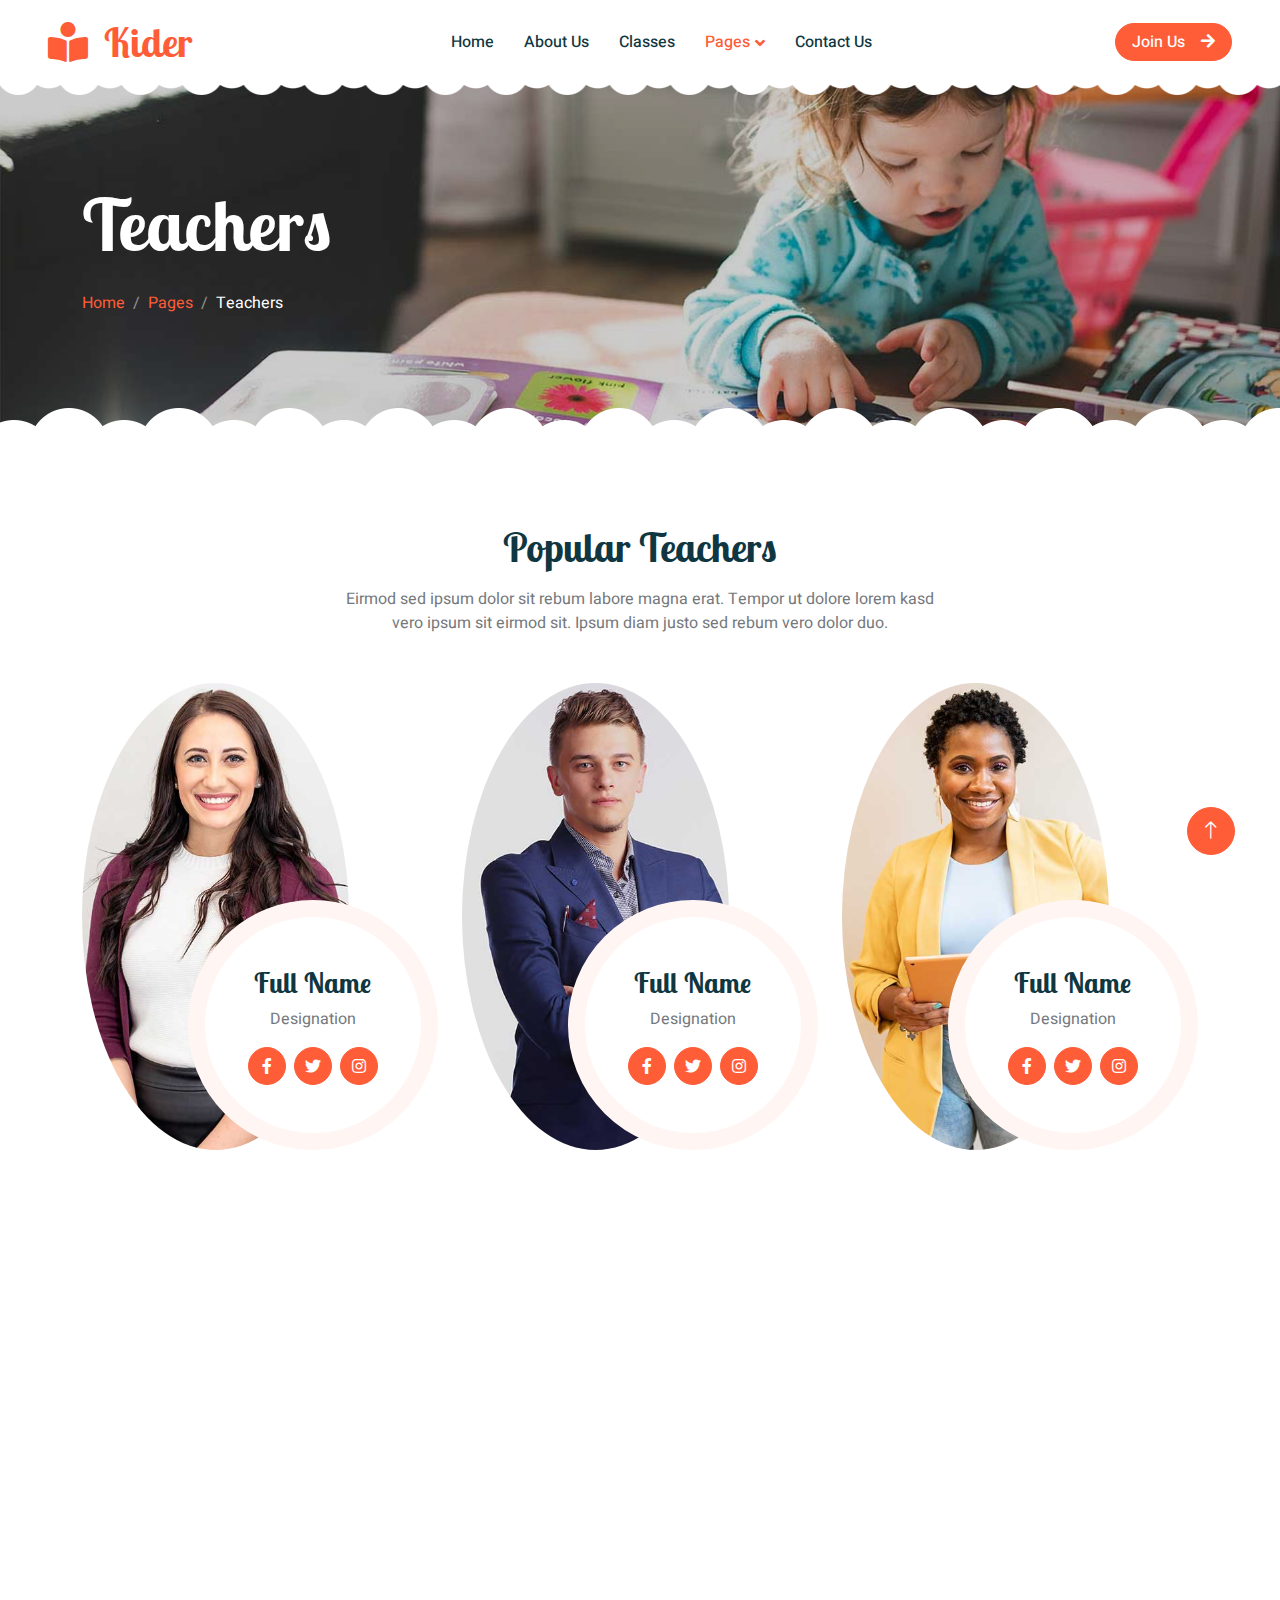
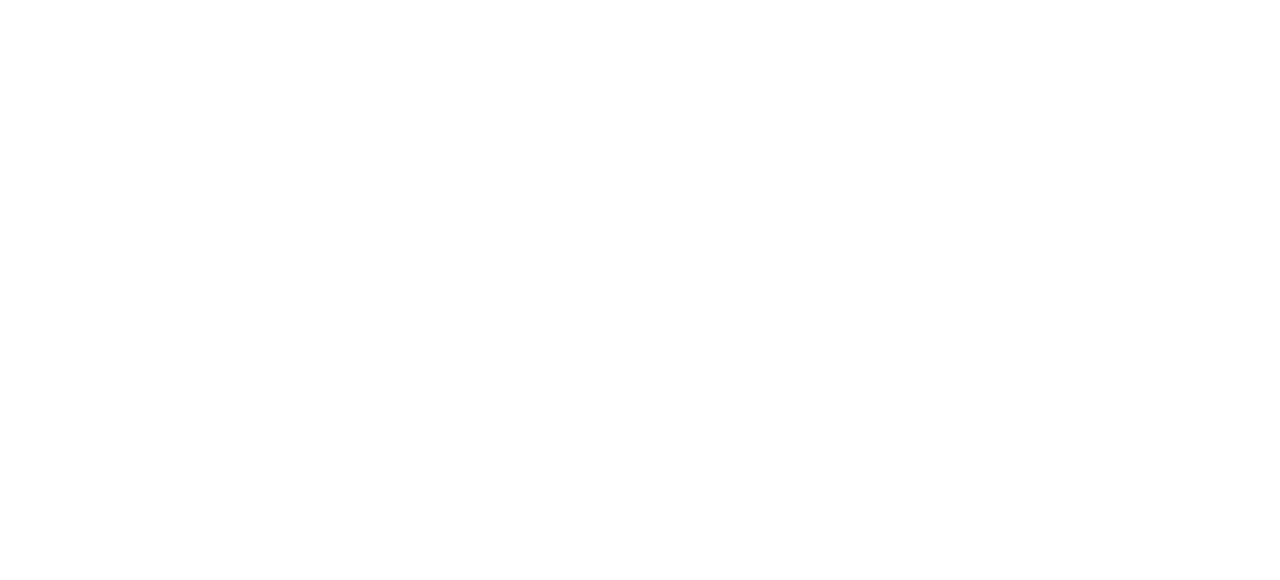
<file: team.html>
<!DOCTYPE html>
<html lang="en">

<head>
    <meta charset="utf-8">
    <title>Kider - Preschool Website Template</title>
    <meta content="width=device-width, initial-scale=1.0" name="viewport">
    <meta content="" name="keywords">
    <meta content="" name="description">

    <!-- Favicon -->
    <link href="img/favicon.ico" rel="icon">

    <!-- Google Web Fonts -->
    <link rel="preconnect" href="https://fonts.googleapis.com">
    <link rel="preconnect" href="https://fonts.gstatic.com" crossorigin>
    <link href="https://fonts.googleapis.com/css2?family=Heebo:wght@400;500;600&family=Inter:wght@600&family=Lobster+Two:wght@700&display=swap" rel="stylesheet">
    
    <!-- Icon Font Stylesheet -->
    <link href="https://cdnjs.cloudflare.com/ajax/libs/font-awesome/5.10.0/css/all.min.css" rel="stylesheet">
    <link href="https://cdn.jsdelivr.net/npm/bootstrap-icons@1.4.1/font/bootstrap-icons.css" rel="stylesheet">

    <!-- Libraries Stylesheet -->
    <link href="lib/animate/animate.min.css" rel="stylesheet">
    <link href="lib/owlcarousel/assets/owl.carousel.min.css" rel="stylesheet">

    <!-- Customized Bootstrap Stylesheet -->
    <link href="css/bootstrap.min.css" rel="stylesheet">

    <!-- Template Stylesheet -->
    <link href="css/style.css" rel="stylesheet">
</head>

<body>
    <div class="container-xxl bg-white p-0">
        <!-- Spinner Start -->
        <div id="spinner" class="show bg-white position-fixed translate-middle w-100 vh-100 top-50 start-50 d-flex align-items-center justify-content-center">
            <div class="spinner-border text-primary" style="width: 3rem; height: 3rem;" role="status">
                <span class="sr-only">Loading...</span>
            </div>
        </div>
        <!-- Spinner End -->


        <!-- Navbar Start -->
        <nav class="navbar navbar-expand-lg bg-white navbar-light sticky-top px-4 px-lg-5 py-lg-0">
            <a href="index.html" class="navbar-brand">
                <h1 class="m-0 text-primary"><i class="fa fa-book-reader me-3"></i>Kider</h1>
            </a>
            <button type="button" class="navbar-toggler" data-bs-toggle="collapse" data-bs-target="#navbarCollapse">
                <span class="navbar-toggler-icon"></span>
            </button>
            <div class="collapse navbar-collapse" id="navbarCollapse">
                <div class="navbar-nav mx-auto">
                    <a href="index.html" class="nav-item nav-link">Home</a>
                    <a href="about.html" class="nav-item nav-link">About Us</a>
                    <a href="classes.html" class="nav-item nav-link">Classes</a>
                    <div class="nav-item dropdown">
                        <a href="#" class="nav-link dropdown-toggle active" data-bs-toggle="dropdown">Pages</a>
                        <div class="dropdown-menu rounded-0 rounded-bottom border-0 shadow-sm m-0">
                            <a href="facility.html" class="dropdown-item">School Facilities</a>
                            <a href="team.html" class="dropdown-item active">Popular Teachers</a>
                            <a href="call-to-action.html" class="dropdown-item">Become A Teachers</a>
                            <a href="appointment.html" class="dropdown-item">Make Appointment</a>
                            <a href="testimonial.html" class="dropdown-item">Testimonial</a>
                            <a href="404.html" class="dropdown-item">404 Error</a>
                        </div>
                    </div>
                    <a href="contact.html" class="nav-item nav-link">Contact Us</a>
                </div>
                <a href="" class="btn btn-primary rounded-pill px-3 d-none d-lg-block">Join Us<i class="fa fa-arrow-right ms-3"></i></a>
            </div>
        </nav>
        <!-- Navbar End -->


        <!-- Page Header End -->
        <div class="container-xxl py-5 page-header position-relative mb-5">
            <div class="container py-5">
                <h1 class="display-2 text-white animated slideInDown mb-4">Teachers</h1>
                <nav aria-label="breadcrumb animated slideInDown">
                    <ol class="breadcrumb">
                        <li class="breadcrumb-item"><a href="#">Home</a></li>
                        <li class="breadcrumb-item"><a href="#">Pages</a></li>
                        <li class="breadcrumb-item text-white active" aria-current="page">Teachers</li>
                    </ol>
                </nav>
            </div>
        </div>
        <!-- Page Header End -->


        <!-- Team Start -->
        <div class="container-xxl py-5">
            <div class="container">
                <div class="text-center mx-auto mb-5 wow fadeInUp" data-wow-delay="0.1s" style="max-width: 600px;">
                    <h1 class="mb-3">Popular Teachers</h1>
                    <p>Eirmod sed ipsum dolor sit rebum labore magna erat. Tempor ut dolore lorem kasd vero ipsum sit
                        eirmod sit. Ipsum diam justo sed rebum vero dolor duo.</p>
                </div>
                <div class="row g-4">
                    <div class="col-lg-4 col-md-6 wow fadeInUp" data-wow-delay="0.1s">
                        <div class="team-item position-relative">
                            <img class="img-fluid rounded-circle w-75" src="img/team-1.jpg" alt="">
                            <div class="team-text">
                                <h3>Full Name</h3>
                                <p>Designation</p>
                                <div class="d-flex align-items-center">
                                    <a class="btn btn-square btn-primary mx-1" href=""><i class="fab fa-facebook-f"></i></a>
                                    <a class="btn btn-square btn-primary  mx-1" href=""><i class="fab fa-twitter"></i></a>
                                    <a class="btn btn-square btn-primary  mx-1" href=""><i class="fab fa-instagram"></i></a>
                                </div>
                            </div>
                        </div>
                    </div>
                    <div class="col-lg-4 col-md-6 wow fadeInUp" data-wow-delay="0.3s">
                        <div class="team-item position-relative">
                            <img class="img-fluid rounded-circle w-75" src="img/team-2.jpg" alt="">
                            <div class="team-text">
                                <h3>Full Name</h3>
                                <p>Designation</p>
                                <div class="d-flex align-items-center">
                                    <a class="btn btn-square btn-primary mx-1" href=""><i class="fab fa-facebook-f"></i></a>
                                    <a class="btn btn-square btn-primary  mx-1" href=""><i class="fab fa-twitter"></i></a>
                                    <a class="btn btn-square btn-primary  mx-1" href=""><i class="fab fa-instagram"></i></a>
                                </div>
                            </div>
                        </div>
                    </div>
                    <div class="col-lg-4 col-md-6 wow fadeInUp" data-wow-delay="0.5s">
                        <div class="team-item position-relative">
                            <img class="img-fluid rounded-circle w-75" src="img/team-3.jpg" alt="">
                            <div class="team-text">
                                <h3>Full Name</h3>
                                <p>Designation</p>
                                <div class="d-flex align-items-center">
                                    <a class="btn btn-square btn-primary mx-1" href=""><i class="fab fa-facebook-f"></i></a>
                                    <a class="btn btn-square btn-primary  mx-1" href=""><i class="fab fa-twitter"></i></a>
                                    <a class="btn btn-square btn-primary  mx-1" href=""><i class="fab fa-instagram"></i></a>
                                </div>
                            </div>
                        </div>
                    </div>
                    <div class="col-lg-4 col-md-6 wow fadeInUp" data-wow-delay="0.1s">
                        <div class="team-item position-relative">
                            <img class="img-fluid rounded-circle w-75" src="img/team-1.jpg" alt="">
                            <div class="team-text">
                                <h3>Full Name</h3>
                                <p>Designation</p>
                                <div class="d-flex align-items-center">
                                    <a class="btn btn-square btn-primary mx-1" href=""><i class="fab fa-facebook-f"></i></a>
                                    <a class="btn btn-square btn-primary  mx-1" href=""><i class="fab fa-twitter"></i></a>
                                    <a class="btn btn-square btn-primary  mx-1" href=""><i class="fab fa-instagram"></i></a>
                                </div>
                            </div>
                        </div>
                    </div>
                    <div class="col-lg-4 col-md-6 wow fadeInUp" data-wow-delay="0.3s">
                        <div class="team-item position-relative">
                            <img class="img-fluid rounded-circle w-75" src="img/team-2.jpg" alt="">
                            <div class="team-text">
                                <h3>Full Name</h3>
                                <p>Designation</p>
                                <div class="d-flex align-items-center">
                                    <a class="btn btn-square btn-primary mx-1" href=""><i class="fab fa-facebook-f"></i></a>
                                    <a class="btn btn-square btn-primary  mx-1" href=""><i class="fab fa-twitter"></i></a>
                                    <a class="btn btn-square btn-primary  mx-1" href=""><i class="fab fa-instagram"></i></a>
                                </div>
                            </div>
                        </div>
                    </div>
                    <div class="col-lg-4 col-md-6 wow fadeInUp" data-wow-delay="0.5s">
                        <div class="team-item position-relative">
                            <img class="img-fluid rounded-circle w-75" src="img/team-3.jpg" alt="">
                            <div class="team-text">
                                <h3>Full Name</h3>
                                <p>Designation</p>
                                <div class="d-flex align-items-center">
                                    <a class="btn btn-square btn-primary mx-1" href=""><i class="fab fa-facebook-f"></i></a>
                                    <a class="btn btn-square btn-primary  mx-1" href=""><i class="fab fa-twitter"></i></a>
                                    <a class="btn btn-square btn-primary  mx-1" href=""><i class="fab fa-instagram"></i></a>
                                </div>
                            </div>
                        </div>
                    </div>
                </div>
            </div>
        </div>
        <!-- Team End -->


        <!-- Footer Start -->
        <div class="container-fluid bg-dark text-white-50 footer pt-5 mt-5 wow fadeIn" data-wow-delay="0.1s">
            <div class="container py-5">
                <div class="row g-5">
                    <div class="col-lg-3 col-md-6">
                        <h3 class="text-white mb-4">Get In Touch</h3>
                        <p class="mb-2"><i class="fa fa-map-marker-alt me-3"></i>123 Street, New York, USA</p>
                        <p class="mb-2"><i class="fa fa-phone-alt me-3"></i>+012 345 67890</p>
                        <p class="mb-2"><i class="fa fa-envelope me-3"></i>info@example.com</p>
                        <div class="d-flex pt-2">
                            <a class="btn btn-outline-light btn-social" href=""><i class="fab fa-twitter"></i></a>
                            <a class="btn btn-outline-light btn-social" href=""><i class="fab fa-facebook-f"></i></a>
                            <a class="btn btn-outline-light btn-social" href=""><i class="fab fa-youtube"></i></a>
                            <a class="btn btn-outline-light btn-social" href=""><i class="fab fa-linkedin-in"></i></a>
                        </div>
                    </div>
                    <div class="col-lg-3 col-md-6">
                        <h3 class="text-white mb-4">Quick Links</h3>
                        <a class="btn btn-link text-white-50" href="">About Us</a>
                        <a class="btn btn-link text-white-50" href="">Contact Us</a>
                        <a class="btn btn-link text-white-50" href="">Our Services</a>
                        <a class="btn btn-link text-white-50" href="">Privacy Policy</a>
                        <a class="btn btn-link text-white-50" href="">Terms & Condition</a>
                    </div>
                    <div class="col-lg-3 col-md-6">
                        <h3 class="text-white mb-4">Photo Gallery</h3>
                        <div class="row g-2 pt-2">
                            <div class="col-4">
                                <img class="img-fluid rounded bg-light p-1" src="img/classes-1.jpg" alt="">
                            </div>
                            <div class="col-4">
                                <img class="img-fluid rounded bg-light p-1" src="img/classes-2.jpg" alt="">
                            </div>
                            <div class="col-4">
                                <img class="img-fluid rounded bg-light p-1" src="img/classes-3.jpg" alt="">
                            </div>
                            <div class="col-4">
                                <img class="img-fluid rounded bg-light p-1" src="img/classes-4.jpg" alt="">
                            </div>
                            <div class="col-4">
                                <img class="img-fluid rounded bg-light p-1" src="img/classes-5.jpg" alt="">
                            </div>
                            <div class="col-4">
                                <img class="img-fluid rounded bg-light p-1" src="img/classes-6.jpg" alt="">
                            </div>
                        </div>
                    </div>
                    <div class="col-lg-3 col-md-6">
                        <h3 class="text-white mb-4">Newsletter</h3>
                        <p>Dolor amet sit justo amet elitr clita ipsum elitr est.</p>
                        <div class="position-relative mx-auto" style="max-width: 400px;">
                            <input class="form-control bg-transparent w-100 py-3 ps-4 pe-5" type="text" placeholder="Your email">
                            <button type="button" class="btn btn-primary py-2 position-absolute top-0 end-0 mt-2 me-2">SignUp</button>
                        </div>
                    </div>
                </div>
            </div>
            <div class="container">
                <div class="copyright">
                    <div class="row">
                        <div class="col-md-6 text-center text-md-start mb-3 mb-md-0">
                            &copy; <a class="border-bottom" href="#">Your Site Name</a>, All Right Reserved. 
							
							<!--/*** This template is free as long as you keep the footer author’s credit link/attribution link/backlink. If you'd like to use the template without the footer author’s credit link/attribution link/backlink, you can purchase the Credit Removal License from "https://htmlcodex.com/credit-removal". Thank you for your support. ***/-->
							Designed By <a class="border-bottom" href="https://htmlcodex.com">HTML Codex</a>
                        </div>
                        <div class="col-md-6 text-center text-md-end">
                            <div class="footer-menu">
                                <a href="">Home</a>
                                <a href="">Cookies</a>
                                <a href="">Help</a>
                                <a href="">FQAs</a>
                            </div>
                        </div>
                    </div>
                </div>
            </div>
        </div>
        <!-- Footer End -->


        <!-- Back to Top -->
        <a href="#" class="btn btn-lg btn-primary btn-lg-square back-to-top"><i class="bi bi-arrow-up"></i></a>
    </div>

    <!-- JavaScript Libraries -->
    <script src="https://code.jquery.com/jquery-3.4.1.min.js"></script>
    <script src="https://cdn.jsdelivr.net/npm/bootstrap@5.0.0/dist/js/bootstrap.bundle.min.js"></script>
    <script src="lib/wow/wow.min.js"></script>
    <script src="lib/easing/easing.min.js"></script>
    <script src="lib/waypoints/waypoints.min.js"></script>
    <script src="lib/owlcarousel/owl.carousel.min.js"></script>

    <!-- Template Javascript -->
    <script src="js/main.js"></script>
</body>

</html>
</file>
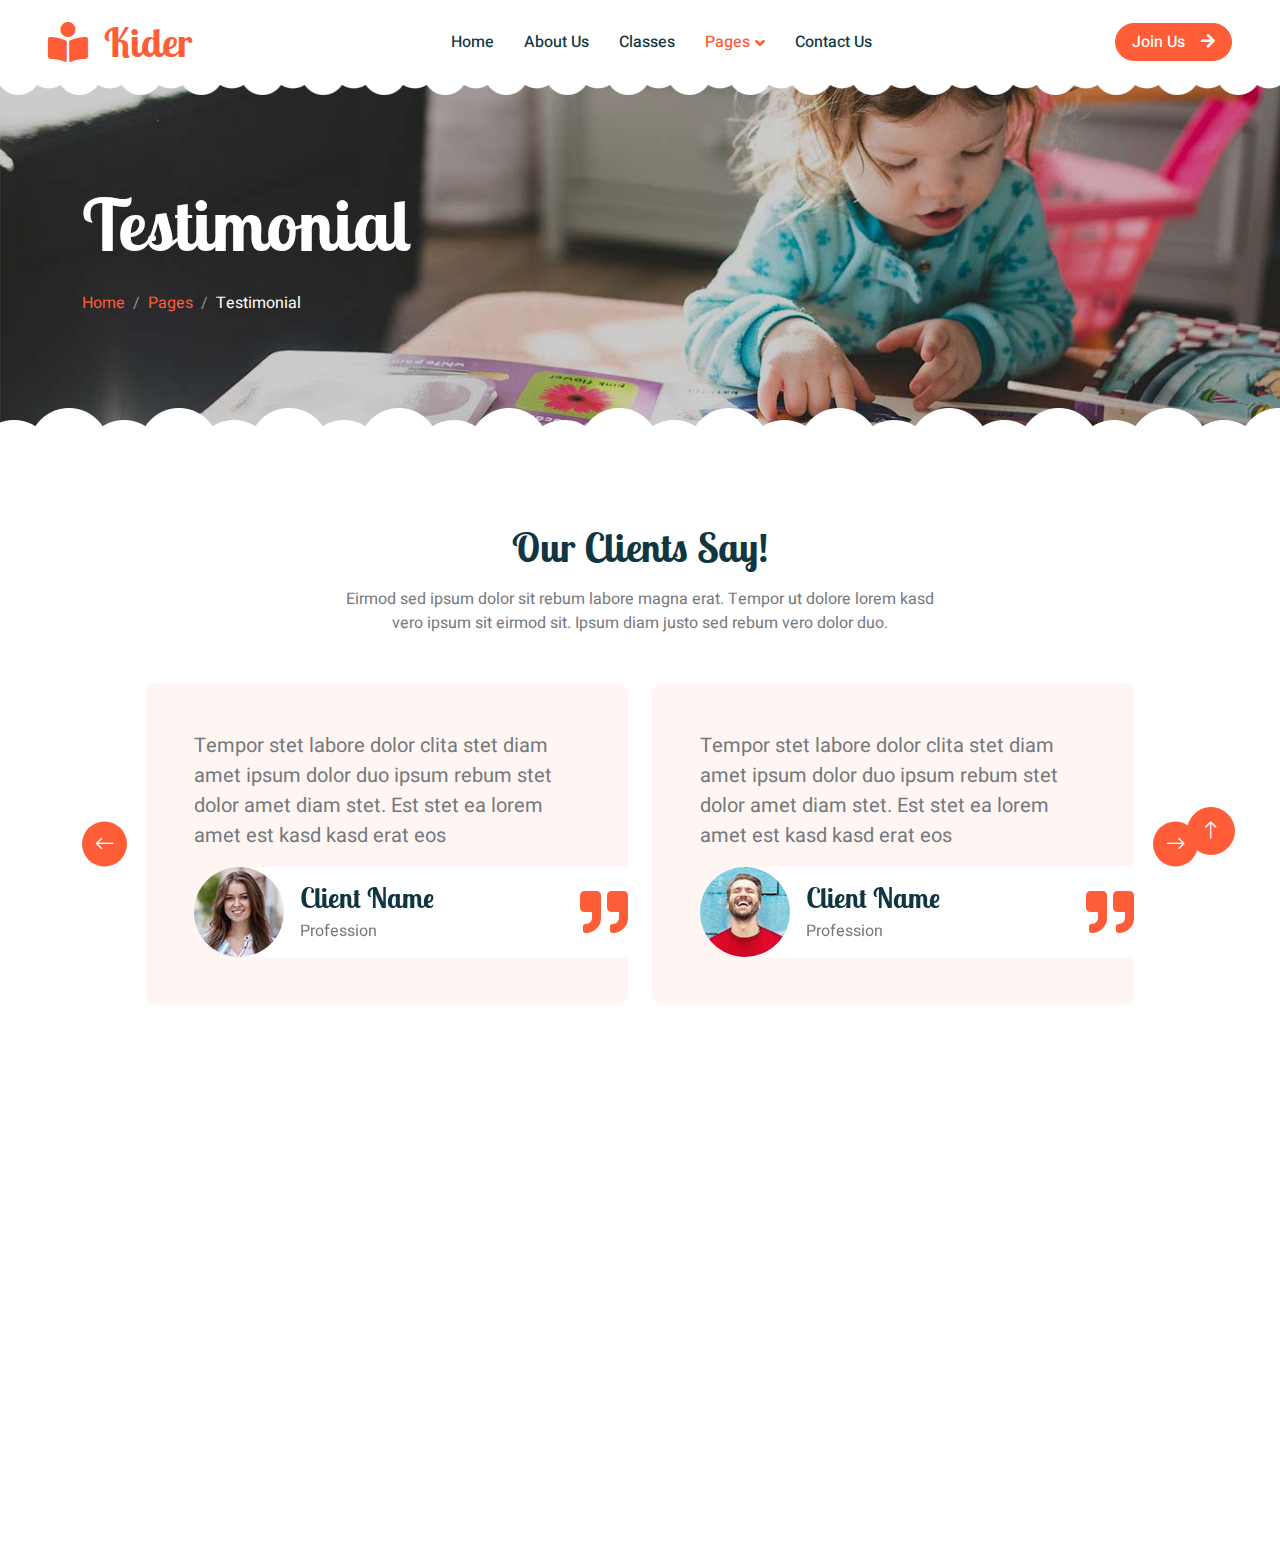
<file: testimonial.html>
<!DOCTYPE html>
<html lang="en">

<head>
    <meta charset="utf-8">
    <title>Kider - Preschool Website Template</title>
    <meta content="width=device-width, initial-scale=1.0" name="viewport">
    <meta content="" name="keywords">
    <meta content="" name="description">

    <!-- Favicon -->
    <link href="img/favicon.ico" rel="icon">

    <!-- Google Web Fonts -->
    <link rel="preconnect" href="https://fonts.googleapis.com">
    <link rel="preconnect" href="https://fonts.gstatic.com" crossorigin>
    <link href="https://fonts.googleapis.com/css2?family=Heebo:wght@400;500;600&family=Inter:wght@600&family=Lobster+Two:wght@700&display=swap" rel="stylesheet">
    
    <!-- Icon Font Stylesheet -->
    <link href="https://cdnjs.cloudflare.com/ajax/libs/font-awesome/5.10.0/css/all.min.css" rel="stylesheet">
    <link href="https://cdn.jsdelivr.net/npm/bootstrap-icons@1.4.1/font/bootstrap-icons.css" rel="stylesheet">

    <!-- Libraries Stylesheet -->
    <link href="lib/animate/animate.min.css" rel="stylesheet">
    <link href="lib/owlcarousel/assets/owl.carousel.min.css" rel="stylesheet">

    <!-- Customized Bootstrap Stylesheet -->
    <link href="css/bootstrap.min.css" rel="stylesheet">

    <!-- Template Stylesheet -->
    <link href="css/style.css" rel="stylesheet">
</head>

<body>
    <div class="container-xxl bg-white p-0">
        <!-- Spinner Start -->
        <div id="spinner" class="show bg-white position-fixed translate-middle w-100 vh-100 top-50 start-50 d-flex align-items-center justify-content-center">
            <div class="spinner-border text-primary" style="width: 3rem; height: 3rem;" role="status">
                <span class="sr-only">Loading...</span>
            </div>
        </div>
        <!-- Spinner End -->


        <!-- Navbar Start -->
        <nav class="navbar navbar-expand-lg bg-white navbar-light sticky-top px-4 px-lg-5 py-lg-0">
            <a href="index.html" class="navbar-brand">
                <h1 class="m-0 text-primary"><i class="fa fa-book-reader me-3"></i>Kider</h1>
            </a>
            <button type="button" class="navbar-toggler" data-bs-toggle="collapse" data-bs-target="#navbarCollapse">
                <span class="navbar-toggler-icon"></span>
            </button>
            <div class="collapse navbar-collapse" id="navbarCollapse">
                <div class="navbar-nav mx-auto">
                    <a href="index.html" class="nav-item nav-link">Home</a>
                    <a href="about.html" class="nav-item nav-link">About Us</a>
                    <a href="classes.html" class="nav-item nav-link">Classes</a>
                    <div class="nav-item dropdown">
                        <a href="#" class="nav-link dropdown-toggle active" data-bs-toggle="dropdown">Pages</a>
                        <div class="dropdown-menu rounded-0 rounded-bottom border-0 shadow-sm m-0">
                            <a href="facility.html" class="dropdown-item">School Facilities</a>
                            <a href="team.html" class="dropdown-item">Popular Teachers</a>
                            <a href="call-to-action.html" class="dropdown-item">Become A Teachers</a>
                            <a href="appointment.html" class="dropdown-item">Make Appointment</a>
                            <a href="testimonial.html" class="dropdown-item active">Testimonial</a>
                            <a href="404.html" class="dropdown-item">404 Error</a>
                        </div>
                    </div>
                    <a href="contact.html" class="nav-item nav-link">Contact Us</a>
                </div>
                <a href="" class="btn btn-primary rounded-pill px-3 d-none d-lg-block">Join Us<i class="fa fa-arrow-right ms-3"></i></a>
            </div>
        </nav>
        <!-- Navbar End -->


        <!-- Page Header End -->
        <div class="container-xxl py-5 page-header position-relative mb-5">
            <div class="container py-5">
                <h1 class="display-2 text-white animated slideInDown mb-4">Testimonial</h1>
                <nav aria-label="breadcrumb animated slideInDown">
                    <ol class="breadcrumb">
                        <li class="breadcrumb-item"><a href="#">Home</a></li>
                        <li class="breadcrumb-item"><a href="#">Pages</a></li>
                        <li class="breadcrumb-item text-white active" aria-current="page">Testimonial</li>
                    </ol>
                </nav>
            </div>
        </div>
        <!-- Page Header End -->


        <!-- Testimonial Start -->
        <div class="container-xxl py-5">
            <div class="container">
                <div class="text-center mx-auto mb-5 wow fadeInUp" data-wow-delay="0.1s" style="max-width: 600px;">
                    <h1 class="mb-3">Our Clients Say!</h1>
                    <p>Eirmod sed ipsum dolor sit rebum labore magna erat. Tempor ut dolore lorem kasd vero ipsum sit eirmod sit. Ipsum diam justo sed rebum vero dolor duo.</p>
                </div>
                <div class="owl-carousel testimonial-carousel wow fadeInUp" data-wow-delay="0.1s">
                    <div class="testimonial-item bg-light rounded p-5">
                        <p class="fs-5">Tempor stet labore dolor clita stet diam amet ipsum dolor duo ipsum rebum stet dolor amet diam stet. Est stet ea lorem amet est kasd kasd erat eos</p>
                        <div class="d-flex align-items-center bg-white me-n5" style="border-radius: 50px 0 0 50px;">
                            <img class="img-fluid flex-shrink-0 rounded-circle" src="img/testimonial-1.jpg" style="width: 90px; height: 90px;">
                            <div class="ps-3">
                                <h3 class="mb-1">Client Name</h3>
                                <span>Profession</span>
                            </div>
                            <i class="fa fa-quote-right fa-3x text-primary ms-auto d-none d-sm-flex"></i>
                        </div>
                    </div>
                    <div class="testimonial-item bg-light rounded p-5">
                        <p class="fs-5">Tempor stet labore dolor clita stet diam amet ipsum dolor duo ipsum rebum stet dolor amet diam stet. Est stet ea lorem amet est kasd kasd erat eos</p>
                        <div class="d-flex align-items-center bg-white me-n5" style="border-radius: 50px 0 0 50px;">
                            <img class="img-fluid flex-shrink-0 rounded-circle" src="img/testimonial-2.jpg" style="width: 90px; height: 90px;">
                            <div class="ps-3">
                                <h3 class="mb-1">Client Name</h3>
                                <span>Profession</span>
                            </div>
                            <i class="fa fa-quote-right fa-3x text-primary ms-auto d-none d-sm-flex"></i>
                        </div>
                    </div>
                    <div class="testimonial-item bg-light rounded p-5">
                        <p class="fs-5">Tempor stet labore dolor clita stet diam amet ipsum dolor duo ipsum rebum stet dolor amet diam stet. Est stet ea lorem amet est kasd kasd erat eos</p>
                        <div class="d-flex align-items-center bg-white me-n5" style="border-radius: 50px 0 0 50px;">
                            <img class="img-fluid flex-shrink-0 rounded-circle" src="img/testimonial-3.jpg" style="width: 90px; height: 90px;">
                            <div class="ps-3">
                                <h3 class="mb-1">Client Name</h3>
                                <span>Profession</span>
                            </div>
                            <i class="fa fa-quote-right fa-3x text-primary ms-auto d-none d-sm-flex"></i>
                        </div>
                    </div>
                </div>
            </div>
        </div>
        <!-- Testimonial End -->


        <!-- Footer Start -->
        <div class="container-fluid bg-dark text-white-50 footer pt-5 mt-5 wow fadeIn" data-wow-delay="0.1s">
            <div class="container py-5">
                <div class="row g-5">
                    <div class="col-lg-3 col-md-6">
                        <h3 class="text-white mb-4">Get In Touch</h3>
                        <p class="mb-2"><i class="fa fa-map-marker-alt me-3"></i>123 Street, New York, USA</p>
                        <p class="mb-2"><i class="fa fa-phone-alt me-3"></i>+012 345 67890</p>
                        <p class="mb-2"><i class="fa fa-envelope me-3"></i>info@example.com</p>
                        <div class="d-flex pt-2">
                            <a class="btn btn-outline-light btn-social" href=""><i class="fab fa-twitter"></i></a>
                            <a class="btn btn-outline-light btn-social" href=""><i class="fab fa-facebook-f"></i></a>
                            <a class="btn btn-outline-light btn-social" href=""><i class="fab fa-youtube"></i></a>
                            <a class="btn btn-outline-light btn-social" href=""><i class="fab fa-linkedin-in"></i></a>
                        </div>
                    </div>
                    <div class="col-lg-3 col-md-6">
                        <h3 class="text-white mb-4">Quick Links</h3>
                        <a class="btn btn-link text-white-50" href="">About Us</a>
                        <a class="btn btn-link text-white-50" href="">Contact Us</a>
                        <a class="btn btn-link text-white-50" href="">Our Services</a>
                        <a class="btn btn-link text-white-50" href="">Privacy Policy</a>
                        <a class="btn btn-link text-white-50" href="">Terms & Condition</a>
                    </div>
                    <div class="col-lg-3 col-md-6">
                        <h3 class="text-white mb-4">Photo Gallery</h3>
                        <div class="row g-2 pt-2">
                            <div class="col-4">
                                <img class="img-fluid rounded bg-light p-1" src="img/classes-1.jpg" alt="">
                            </div>
                            <div class="col-4">
                                <img class="img-fluid rounded bg-light p-1" src="img/classes-2.jpg" alt="">
                            </div>
                            <div class="col-4">
                                <img class="img-fluid rounded bg-light p-1" src="img/classes-3.jpg" alt="">
                            </div>
                            <div class="col-4">
                                <img class="img-fluid rounded bg-light p-1" src="img/classes-4.jpg" alt="">
                            </div>
                            <div class="col-4">
                                <img class="img-fluid rounded bg-light p-1" src="img/classes-5.jpg" alt="">
                            </div>
                            <div class="col-4">
                                <img class="img-fluid rounded bg-light p-1" src="img/classes-6.jpg" alt="">
                            </div>
                        </div>
                    </div>
                    <div class="col-lg-3 col-md-6">
                        <h3 class="text-white mb-4">Newsletter</h3>
                        <p>Dolor amet sit justo amet elitr clita ipsum elitr est.</p>
                        <div class="position-relative mx-auto" style="max-width: 400px;">
                            <input class="form-control bg-transparent w-100 py-3 ps-4 pe-5" type="text" placeholder="Your email">
                            <button type="button" class="btn btn-primary py-2 position-absolute top-0 end-0 mt-2 me-2">SignUp</button>
                        </div>
                    </div>
                </div>
            </div>
            <div class="container">
                <div class="copyright">
                    <div class="row">
                        <div class="col-md-6 text-center text-md-start mb-3 mb-md-0">
                            &copy; <a class="border-bottom" href="#">Your Site Name</a>, All Right Reserved. 
							
							<!--/*** This template is free as long as you keep the footer author’s credit link/attribution link/backlink. If you'd like to use the template without the footer author’s credit link/attribution link/backlink, you can purchase the Credit Removal License from "https://htmlcodex.com/credit-removal". Thank you for your support. ***/-->
							Designed By <a class="border-bottom" href="https://htmlcodex.com">HTML Codex</a>
                        </div>
                        <div class="col-md-6 text-center text-md-end">
                            <div class="footer-menu">
                                <a href="">Home</a>
                                <a href="">Cookies</a>
                                <a href="">Help</a>
                                <a href="">FQAs</a>
                            </div>
                        </div>
                    </div>
                </div>
            </div>
        </div>
        <!-- Footer End -->


        <!-- Back to Top -->
        <a href="#" class="btn btn-lg btn-primary btn-lg-square back-to-top"><i class="bi bi-arrow-up"></i></a>
    </div>

    <!-- JavaScript Libraries -->
    <script src="https://code.jquery.com/jquery-3.4.1.min.js"></script>
    <script src="https://cdn.jsdelivr.net/npm/bootstrap@5.0.0/dist/js/bootstrap.bundle.min.js"></script>
    <script src="lib/wow/wow.min.js"></script>
    <script src="lib/easing/easing.min.js"></script>
    <script src="lib/waypoints/waypoints.min.js"></script>
    <script src="lib/owlcarousel/owl.carousel.min.js"></script>

    <!-- Template Javascript -->
    <script src="js/main.js"></script>
</body>

</html>
</file>
<file: css/style.css>
/********** Template CSS **********/
:root {
    --primary: #FE5D37;
    --light: #FFF5F3;
    --dark: #103741;
}

.back-to-top {
    position: fixed;
    display: none;
    right: 45px;
    bottom: 45px;
    z-index: 99;
}


/*** Spinner ***/
#spinner {
    opacity: 0;
    visibility: hidden;
    transition: opacity .5s ease-out, visibility 0s linear .5s;
    z-index: 99999;
}

#spinner.show {
    transition: opacity .5s ease-out, visibility 0s linear 0s;
    visibility: visible;
    opacity: 1;
}


/*** Button ***/
.btn {
    font-weight: 500;
    transition: .5s;
}

.btn.btn-primary {
    color: #FFFFFF;
}

.btn-square {
    width: 38px;
    height: 38px;
}

.btn-sm-square {
    width: 32px;
    height: 32px;
}

.btn-lg-square {
    width: 48px;
    height: 48px;
}

.btn-square,
.btn-sm-square,
.btn-lg-square {
    padding: 0;
    display: flex;
    align-items: center;
    justify-content: center;
    font-weight: normal;
    border-radius: 50px;
}


/*** Heading ***/
h1,
h2,
h3,
h4,
.h1,
.h2,
.h3,
.h4,
.display-1,
.display-2,
.display-3,
.display-4,
.display-5,
.display-6 {
    font-family: 'Lobster Two', cursive;
    font-weight: 700;
}

h5,
h6,
.h5,
.h6 {
    font-weight: 600;
}

.font-secondary {
    font-family: 'Lobster Two', cursive;
}


/*** Navbar ***/
.navbar .navbar-nav .nav-link {
    padding: 30px 15px;
    color: var(--dark);
    font-weight: 500;
    outline: none;
}

.navbar .navbar-nav .nav-link:hover,
.navbar .navbar-nav .nav-link.active {
    color: var(--primary);
}

.navbar.sticky-top {
    top: -100px;
    transition: .5s;
}

.navbar .dropdown-toggle::after {
    border: none;
    content: "\f107";
    font-family: "Font Awesome 5 Free";
    font-weight: 900;
    vertical-align: middle;
    margin-left: 5px;
    transition: .5s;
}

.navbar .dropdown-toggle[aria-expanded=true]::after {
    transform: rotate(-180deg);
}

@media (max-width: 991.98px) {
    .navbar .navbar-nav .nav-link  {
        margin-right: 0;
        padding: 10px 0;
    }

    .navbar .navbar-nav {
        margin-top: 15px;
        border-top: 1px solid #EEEEEE;
    }
}

@media (min-width: 992px) {
    .navbar .nav-item .dropdown-menu {
        display: block;
        top: calc(100% - 15px);
        margin-top: 0;
        opacity: 0;
        visibility: hidden;
        transition: .5s;
        
    }

    .navbar .nav-item:hover .dropdown-menu {
        top: 100%;
        visibility: visible;
        transition: .5s;
        opacity: 1;
    }
}


/*** Header ***/
.header-carousel::before,
.header-carousel::after,
.page-header::before,
.page-header::after {
    position: absolute;
    content: "";
    width: 100%;
    height: 10px;
    top: 0;
    left: 0;
    background: url(../img/bg-header-top.png) center center repeat-x;
    z-index: 1;
}

.header-carousel::after,
.page-header::after {
    height: 19px;
    top: auto;
    bottom: 0;
    background: url(../img/bg-header-bottom.png) center center repeat-x;
}

@media (max-width: 768px) {
    .header-carousel .owl-carousel-item {
        position: relative;
        min-height: 500px;
    }
    
    .header-carousel .owl-carousel-item img {
        position: absolute;
        width: 100%;
        height: 100%;
        object-fit: cover;
    }

    .header-carousel .owl-carousel-item p {
        font-size: 16px !important;
        font-weight: 400 !important;
    }

    .header-carousel .owl-carousel-item h1 {
        font-size: 30px;
        font-weight: 600;
    }
}

.header-carousel .owl-nav {
    position: absolute;
    top: 50%;
    right: 8%;
    transform: translateY(-50%);
    display: flex;
    flex-direction: column;
}

.header-carousel .owl-nav .owl-prev,
.header-carousel .owl-nav .owl-next {
    margin: 7px 0;
    width: 45px;
    height: 45px;
    display: flex;
    align-items: center;
    justify-content: center;
    color: #FFFFFF;
    background: transparent;
    border: 1px solid #FFFFFF;
    border-radius: 45px;
    font-size: 22px;
    transition: .5s;
}

.header-carousel .owl-nav .owl-prev:hover,
.header-carousel .owl-nav .owl-next:hover {
    background: var(--primary);
    border-color: var(--primary);
}

.page-header {
    background: linear-gradient(rgba(0, 0, 0, .2), rgba(0, 0, 0, .2)), url(../img/carousel-1.jpg) center center no-repeat;
    background-size: cover;
}

.breadcrumb-item + .breadcrumb-item::before {
    color: rgba(255, 255, 255, .5);
}


/*** Facility ***/
.facility-item .facility-icon {
    position: relative;
    margin: 0 auto;
    width: 100px;
    height: 100px;
    border-radius: 100px;
    display: flex;
    align-items: center;
    justify-content: center;
}

.facility-item .facility-icon::before {
    position: absolute;
    content: "";
    width: 100%;
    height: 100%;
    top: 0;
    left: 0;
    background: rgba(255, 255, 255, .9);
    transition: .5s;
    z-index: 1;
}

.facility-item .facility-icon span {
    position: absolute;
    content: "";
    width: 15px;
    height: 30px;
    top: 0;
    left: 0;
    border-radius: 50%;
}

.facility-item .facility-icon span:last-child {
    left: auto;
    right: 0;
}

.facility-item .facility-icon i {
    position: relative;
    z-index: 2;
}

.facility-item .facility-text {
    position: relative;
    min-height: 250px;
    padding: 30px;
    border-radius: 100%;
    display: flex;
    text-align: center;
    justify-content: center;
    flex-direction: column;
}

.facility-item .facility-text::before {
    position: absolute;
    content: "";
    width: 100%;
    height: 100%;
    top: 0;
    left: 0;
    background: rgba(255, 255, 255, .9);
    transition: .5s;
    z-index: 1;
}

.facility-item .facility-text * {
    position: relative;
    z-index: 2;
}

.facility-item:hover .facility-icon::before,
.facility-item:hover .facility-text::before {
    background: transparent;
}

.facility-item * {
    transition: .5s;
}

.facility-item:hover * {
    color: #FFFFFF !important;
}


/*** About ***/
.about-img img {
    transition: .5s;
}

.about-img img:hover {
    background: var(--primary) !important;
}


/*** Classes ***/
.classes-item {
    transition: .5s;
}

.classes-item:hover {
    margin-top: -10px;
}


/*** Team ***/
.team-item .team-text {
    position: absolute;
    width: 250px;
    height: 250px;
    bottom: 0;
    right: 0;
    display: flex;
    align-items: center;
    justify-content: center;
    flex-direction: column;
    background: #FFFFFF;
    border: 17px solid var(--light);
    border-radius: 250px;
    transition: .5s;
}

.team-item:hover .team-text {
    border-color: var(--primary);
}


/*** Testimonial ***/
.testimonial-carousel {
    padding-left: 1.5rem;
    padding-right: 1.5rem;
}

@media (min-width: 576px) {
    .testimonial-carousel {
        padding-left: 4rem;
        padding-right: 4rem;
    }
}

.testimonial-carousel .testimonial-item .border {
    border: 1px dashed rgba(0, 185, 142, .3) !important;
}

.testimonial-carousel .owl-nav {
    position: absolute;
    width: 100%;
    height: 45px;
    top: 50%;
    left: 0;
    transform: translateY(-50%);
    display: flex;
    justify-content: space-between;
    z-index: 1;
}

.testimonial-carousel .owl-nav .owl-prev,
.testimonial-carousel .owl-nav .owl-next {
    position: relative;
    width: 45px;
    height: 45px;
    display: flex;
    align-items: center;
    justify-content: center;
    color: #FFFFFF;
    background: var(--primary);
    border-radius: 45px;
    font-size: 20px;
    transition: .5s;
}

.testimonial-carousel .owl-nav .owl-prev:hover,
.testimonial-carousel .owl-nav .owl-next:hover {
    background: var(--dark);
}


/*** Footer ***/
.footer .btn.btn-social {
    margin-right: 5px;
    width: 45px;
    height: 45px;
    display: flex;
    align-items: center;
    justify-content: center;
    color: #FFFFFF;
    border: 1px solid rgba(255,255,255,0.5);
    border-radius: 45px;
    transition: .3s;
}

.footer .btn.btn-social:hover {
    border-color: var(--primary);
    background: var(--primary);
}

.footer .btn.btn-link {
    display: block;
    margin-bottom: 5px;
    padding: 0;
    text-align: left;
    font-size: 16px;
    font-weight: normal;
    text-transform: capitalize;
    transition: .3s;
}

.footer .btn.btn-link::before {
    position: relative;
    content: "\f105";
    font-family: "Font Awesome 5 Free";
    font-weight: 900;
    margin-right: 10px;
}

.footer .btn.btn-link:hover {
    color: var(--primary) !important;
    letter-spacing: 1px;
    box-shadow: none;
}

.footer .form-control {
    border-color: rgba(255,255,255,0.5);
}

.footer .copyright {
    padding: 25px 0;
    font-size: 15px;
    border-top: 1px solid rgba(256, 256, 256, .1);
}

.footer .copyright a {
    color: #FFFFFF;
}

.footer .footer-menu a {
    margin-right: 15px;
    padding-right: 15px;
    border-right: 1px solid rgba(255, 255, 255, .1);
}

.footer .copyright a:hover,
.footer .footer-menu a:hover {
    color: var(--primary) !important;
}

.footer .footer-menu a:last-child {
    margin-right: 0;
    padding-right: 0;
    border-right: none;
}
</file>
